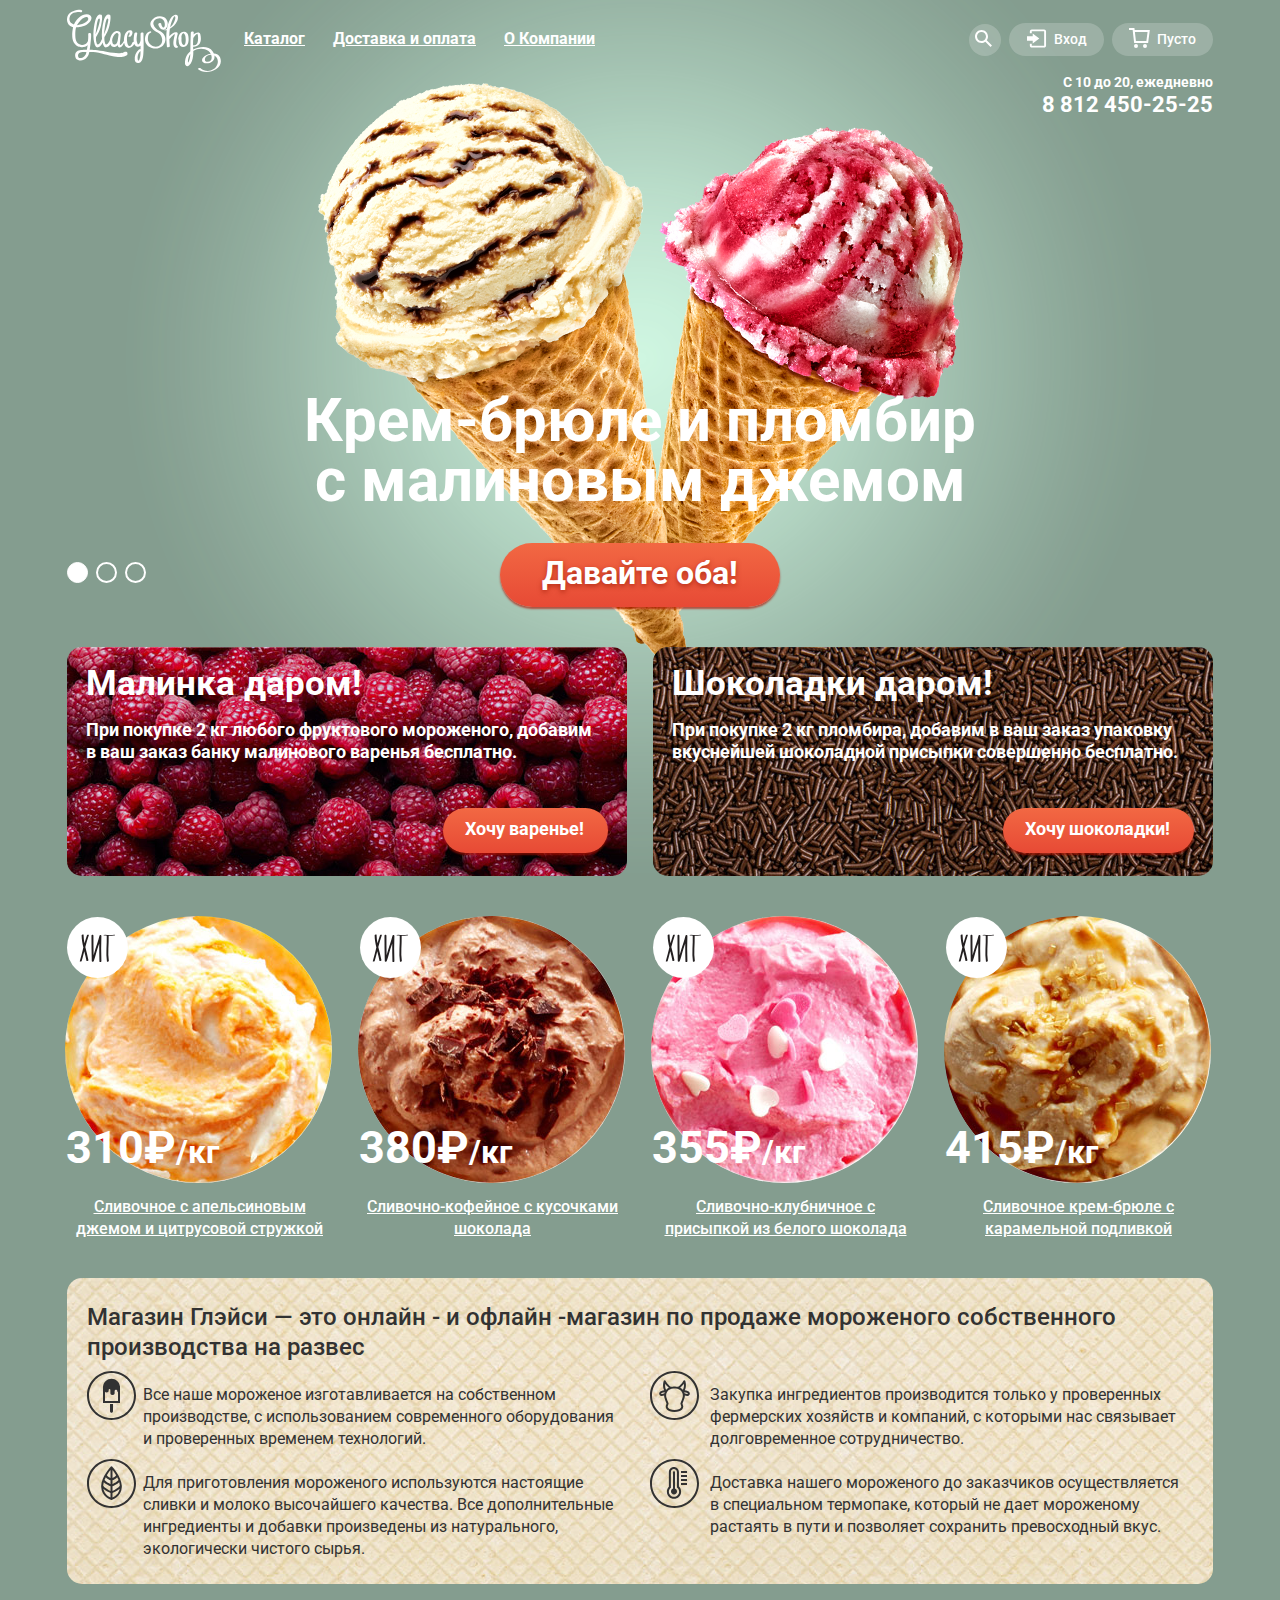
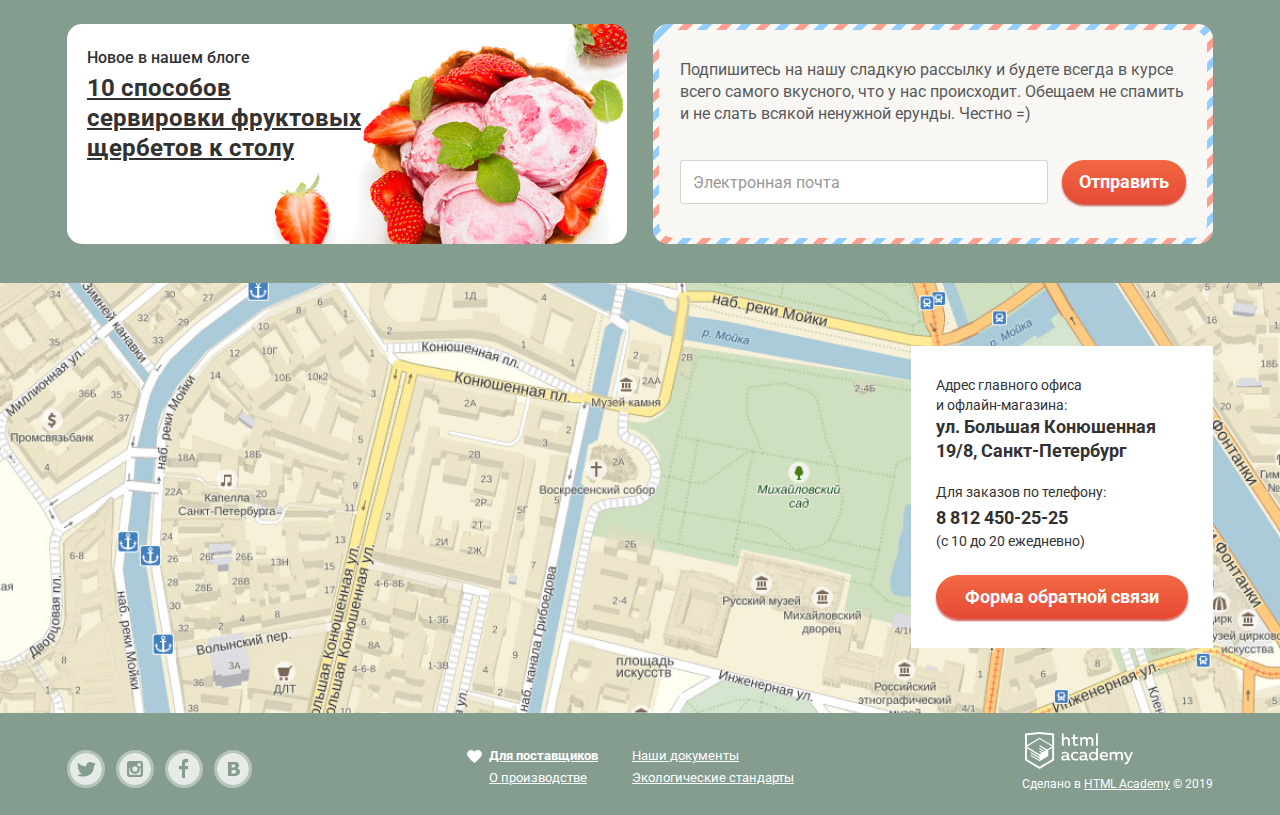
<file: index.html>
<!DOCTYPE html>
<html lang="ru">
<head>
  <meta charset="utf-8">
  <title>Глейси</title>
  <link href="https://fonts.googleapis.com/css?family=Roboto:400,500,700&display=swap&subset=cyrillic" rel="stylesheet">
  <link rel="stylesheet" href="css/normalize.css">
  <link rel="stylesheet" href="css/min.style.css">
</head>
<body>

<header class="main-header">
  <nav class="main-header__wrapper navigation">
    <a class="navigation__logo">
      <img src="img/logo.svg" width="154" height="64" alt="Логотип магазина Глейси">
    </a>
    <ul class="navigation__list menu">
      <li class="menu__item menu__item--catalog">
        <a class="menu__link menu__link--catalog" href="#">Каталог</a>
        <ul class="menu__list submenu">
          <li class="submenu__item submenu__item--header"><a>Новинки</a></li>
          <li class="submenu__item"><a class="submenu__link" href="catalog.html">Сливочное</a></li>
          <li class="submenu__item"><a class="submenu__link" href="#">Щербеты</a></li>
          <li class="submenu__item"><a class="submenu__link" href="#">Фруктовый лед</a></li>
          <li class="submenu__item"><a class="submenu__link" href="#">Мелорин</a></li>
        </ul>
      </li>
      <li class="menu__item"><a class="menu__link" href="#">Доставка и оплата</a></li>
      <li class="menu__item"><a class="menu__link" href="#">О Компании</a></li>
    </ul>
    <div class="user-navigation">
      <ul class="user-navigation__list">
        <li class="user-navigation__item user-navigation__search">
          <a class="user-navigation__link user-navigation__link--search" href="#">
            <span class="visually-hidden">Поиск</span>
            <svg version="1.1" xmlns="http://www.w3.org/2000/svg" xmlns:xlink="http://www.w3.org/1999/xlink" x="0px"
                 y="0px" width="17px"
                 height="17px" viewBox="0 0 17 17" enable-background="new 0 0 17 17" xml:space="preserve">
              <g id="Layer_2">
	              <path fill="#FFFFFF" d="M16.958,15.527L11.75,10.32C12.533,9.247,13,7.93,13,6.5C13,2.91,10.09,0,6.5,0S0,2.91,0,6.5
		              S2.91,13,6.5,13c1.438,0,2.763-0.473,3.839-1.263l5.205,5.204L16.958,15.527z M6.5,11C4.019,11,2,8.981,2,6.5S4.019,2,6.5,2
		              S11,4.019,11,6.5S8.981,11,6.5,11z"/>
              </g>
            </svg>
          </a>
          <div class="tooltip search-form">
            <form action="#" method="get">
              <label for="search-field" class="visually-hidden">Поле поиска</label>
              <input type="search" name="search" id="search-field" placeholder="Что ищем?">
            </form>
          </div>
        </li>
        <li class="user-navigation__item user-navigation__login">
          <a class="user-navigation__link user-navigation__link--login" href="#">
            <svg version="1.1" xmlns="http://www.w3.org/2000/svg"
                 xmlns:xlink="http://www.w3.org/1999/xlink" x="0px" y="0px"
                 width="21px" height="19px" viewBox="0 0 21 19" enable-background="new 0 0 21 19" xml:space="preserve">
              <g>
	              <polygon fill="#FFFFFF"
                         points="6,14.875 12.917,9.5 6,4.125 6,7.042 -0.042,7.042 -0.042,11.959 6,11.959 	"/>
                <path fill="#FFFFFF"
                      d="M18,0H5C3.9,0,3,0.9,3,2v2h2V2h13v15H5v-2H3v2c0,1.1,0.9,2,2,2h13c1.1,0,2-0.9,2-2V2C20,0.9,19.1,0,18,0z"/>
              </g>
            </svg>
            Вход</a>
          <div class="tooltip login-form">
            <form action="https://echo.htmlacademy.ru" method="post">
              <p class="login-form__item">
                <label for="login-form-email" class="visually-hidden">Электронная почта</label>
                <input type="email" name="email" id="login-form-email" placeholder="Электронная почта" required>
              </p>
              <p class="login-form__item">
                <label for="login-form-password" class="visually-hidden">Пароль</label>
                <input type="password" name="password" id="login-form-password" placeholder="Пароль" required>
              </p>
              <div class="login-form__controls">
                <button type="submit" class="login-form__btn btn">Войти</button>
                <p>
                  <a href="#" class="login-form__restore">Забыли пароль?</a>
                  <a href="#" class="login-form__restore">Новая регистрация</a>
                </p>
              </div>
            </form>
          </div>
        </li>
        <li class="user-navigation__item">
          <a class="user-navigation__link user-navigation__link--basket" href="#">
            <svg version="1.1" xmlns="http://www.w3.org/2000/svg"
                 xmlns:xlink="http://www.w3.org/1999/xlink" x="0px" y="0px"
                 width="21px" height="20px" viewBox="0 0 21 20" enable-background="new 0 0 21 20" xml:space="preserve">
              <g>
	            <path fill="#FFFFFF" d="M5.657,2.031L5.422,0H0v2h3.64l1.5,13h13.988l1.699-12.969H5.657z M17.372,13H6.922L5.888,4.031h12.66
		          L17.372,13z"/>
                <circle fill="#FFFFFF" cx="6.984" cy="18" r="2"/>
                <circle fill="#FFFFFF" cx="15.984" cy="18" r="2"/>
              </g>
            </svg>
            Пусто</a>
        </li>
      </ul>
    </div>
  </nav>
</header>

<main class="page-content">
  <h1 class="visually-hidden">Магазин Глейси</h1>
  <div class="page-content__header">
    <p class="contacts">
      <span>С 10 до 20, ежедневно</span>
      <a href="tel:88124502525">8 812 450-25-25</a>
    </p>
  </div>
  <section class="slider">
    <h2 class="visually-hidden">Слайдер продукции магазина Глейси</h2>
    <ul class="slider__list ice-cream">
      <li class="ice-cream__item" data-ice-cream="ice-cream-1">
        <h3 class="ice-cream__header">Крем-брюле и&nbsp;пломбир с&nbsp;малиновым джемом</h3>
        <img src="img/ice-cream-1.png" width="1045" height="881" alt="Крем-брюле и пломбир с малиновым джемом">
        <a class="ice-cream__btn btn" href="#">Давайте оба!</a>
      </li>
      <li class="ice-cream__item hidden" data-ice-cream="ice-cream-2">
        <h3 class="ice-cream__header">Шоколадный пломбир и&nbsp;лимонный сорбет</h3>
        <img src="img/ice-cream-2.png" width="1065" height="859" alt="Шоколадный пломбир и лимонный сорбет">
        <a class="ice-cream__btn btn" href="#">Давайте оба!</a>
      </li>
      <li class="ice-cream__item hidden" data-ice-cream="ice-cream-3">
        <h3 class="ice-cream__header">Пломбир с помадкой и&nbsp;клубничный щербет</h3>
        <img src="img/ice-cream-3.png" width="1079" height="854" alt="Пломбир с помадкой и клубничный щербет">
        <a class="ice-cream__btn btn" href="#">Давайте оба!</a>
      </li>
    </ul>
    <div class="controls-wrapper">
      <ul class="slider__controls">
        <li class="slider__item slider__item--current">
          <button class="slider__btn active" type="button" data-ice-cream="ice-cream-1"><span class="visually-hidden">Первая кнопка слайдера</span>
          </button>
        </li>
        <li class="slider__item">
          <button class="slider__btn" type="button" data-ice-cream="ice-cream-2"><span class="visually-hidden">Вторая кнопка слайдера</span>
          </button>
        </li>
        <li class="slider__item">
          <button class="slider__btn" type="button" data-ice-cream="ice-cream-3"><span class="visually-hidden">Третья кнопка слайдера</span>
          </button>
        </li>
      </ul>
    </div>
  </section>
  <section class="banners">
    <h2 class="visually-hidden">Реклама магазина Глейси</h2>
    <div class="banners__wrapper">
      <div class="banners__item banner banner--raspberries">
        <h3>Малинка даром!</h3>
        <p>При покупке 2&nbsp;кг любого фруктового мороженого, добавим в&nbsp;ваш заказ банку малинового варенья
          бесплатно.</p>
        <a class="banner__btn btn" href="#">Хочу варенье!</a>
      </div>
      <div class="banners__item banner banner--chocolate">
        <h3>Шоколадки даром!</h3>
        <p>При покупке 2&nbsp;кг пломбира, добавим в&nbsp;ваш заказ упаковку вкуснейшей шоколадной присыпки совершенно
          бесплатно.</p>
        <a class="banner__btn btn" href="#">Хочу шоколадки!</a>
      </div>
    </div>
  </section>
  <section class="hits">
    <h2 class="visually-hidden">Хиты продаж</h2>
    <ul class="hits__list">
      <li class="hits__item catalog-card">
        <div class="catalog-card__inner">
          <h3 class="catalog-card__header">
            <a href="img/orange-ice-cream.jpg">Сливочное с&nbsp;апельсиновым джемом и&nbsp;цитрусовой стружкой</a>
          </h3>
          <a class="catalog-card__image" href="img/orange-ice-cream.jpg">
            <img src="img/orange-ice-cream.jpg" width="267" height="267"
                 alt="Сливочное с апельсиновым джемом и цитрусовой стружкой">
          </a>
          <p class="catalog-card__price">310&#8381;<span class="catalog-card__weight">/кг</span>
          </p>
          <a class="catalog-card__btn btn" href="#">Быстрый просмотр</a>
          <p class="catalog-card__label">Хит продаж</p>
        </div>
      </li>
      <li class="hits__item catalog-card">
        <div class="catalog-card__inner">
          <h3 class="catalog-card__header">
            <a href="img/coffee-ice-cream.jpg">Сливочно-кофейное с&nbsp;кусочками шоколада</a>
          </h3>
          <a class="catalog-card__image" href="img/coffee-ice-cream.jpg">
            <img src="img/coffee-ice-cream.jpg" width="267" height="267" alt="Сливочно-кофейное с кусочками шоколада">
          </a>
          <p class="catalog-card__price">380&#8381;<span class="catalog-card__weight">/кг</span>
          </p>
          <a class="catalog-card__btn btn" href="#">Быстрый просмотр</a>
          <p class="catalog-card__label">Хит продаж</p>
        </div>
      </li>
      <li class="hits__item catalog-card">
        <div class="catalog-card__inner">
          <h3 class="catalog-card__header">
            <a href="img/strawberry-ice-cream.jpg">Сливочно-клубничное с присыпкой из&nbsp;белого шоколада</a>
          </h3>
          <a class="catalog-card__image" href="img/strawberry-ice-cream.jpg">
            <img src="img/strawberry-ice-cream.jpg" width="267" height="267"
                 alt="Сливочно-клубничное с присыпкой из белого шоколада">
          </a>
          <p class="catalog-card__price">355&#8381;<span class="catalog-card__weight">/кг</span>
          </p>
          <a class="catalog-card__btn btn" href="#">Быстрый просмотр</a>
          <p class="catalog-card__label">Хит продаж</p>
        </div>
      </li>
      <li class="hits__item catalog-card">
        <div class="catalog-card__inner">
          <h3 class="catalog-card__header">
            <a href="img/cream-ice-cream.jpg">Сливочное крем-брюле с карамельной подливкой</a>
          </h3>
          <a class="catalog-card__image" href="img/cream-ice-cream.jpg">
            <img src="img/cream-ice-cream.jpg" width="267" height="267"
                 alt="Сливочное крем-брюле с карамельной подливкой">
          </a>
          <p class="catalog-card__price">415&#8381;<span class="catalog-card__weight">/кг</span>
          </p>
          <a class="catalog-card__btn btn" href="#">Быстрый просмотр</a>
          <p class="catalog-card__label">Хит продаж</p>
        </div>
      </li>
    </ul>
  </section>
  <section class="promotion-products">
    <h2 class="visually-hidden">Продвижение товара</h2>
    <div class="promotion-products__wrapper">
      <h2>Магазин Глэйси&nbsp;&mdash;&nbsp;это онлайн&nbsp;- и&nbsp;офлайн&nbsp;-магазин по&nbsp;продаже мороженого
        собственного производства на&nbsp;развес</h2>
      <ul class="promotion-products__list features">
        <li class="features__item features__item--ice-cream">Все наше мороженое изготавливается на&nbsp;собственном
          производстве, с&nbsp;использованием современного оборудования и&nbsp;проверенных временем технологий.
        </li>
        <li class="features__item features__item--cow">Закупка ингредиентов производится только у&nbsp;проверенных
          фермерских хозяйств и&nbsp;компаний, с&nbsp;которыми нас связывает долговременное сотрудничество.
        </li>
        <li class="features__item features__item--leaf">Для приготовления мороженого используются настоящие сливки и&nbsp;молоко
          высочайшего качества. Все дополнительные ингредиенты и&nbsp;добавки произведены из&nbsp;натурального,
          экологически чистого сырья.
        </li>
        <li class="features__item features__item--thermometer">Доставка нашего мороженого до&nbsp;заказчиков
          осуществляется в&nbsp;специальном термопаке, который не&nbsp;дает мороженому растаять в&nbsp;пути и&nbsp;позволяет
          сохранить превосходный вкус.
        </li>
      </ul>
    </div>
  </section>
  <section class="news">
    <h2 class="visually-hidden">Новости магазина Глейси</h2>
    <div class="news__wrapper">
      <div class="news__item article-preview">
        <h3>Новое в нашем блоге</h3>
        <a class="article-preview__link" href="#">10&nbsp;способов сервировки фруктовых щербетов к столу</a>
      </div>
      <div class="news__item subscribe-form">
        <div class="subscribe-form__wrapper">
          <p class="subscribe-form__description"> Подпишитесь на&nbsp;нашу сладкую рассылку и&nbsp;будете всегда в&nbsp;курсе
            всего самого вкусного, что у&nbsp;нас происходит. Обещаем не&nbsp;спамить и&nbsp;не&nbsp;слать всякой
            ненужной ерунды. Честно =)
          </p>
          <form action="https://echo.htmlacademy.ru" method="post">
            <p class="subscribe-form__field">
              <label for="subscribe-form-email" class="visually-hidden">Электронная почта</label>
              <input type="email" name="email" id="subscribe-form-email" placeholder="Электронная почта" required>
            </p>
            <button class="subscribe-form__btn btn" type="submit">Отправить</button>
          </form>
        </div>
      </div>
    </div>
  </section>
  <section class="map">
    <h2 class="visually-hidden">Местонахождение магазина Глейси</h2>
    <iframe
      src="https://www.google.com/maps/embed?pb=!1m18!1m12!1m3!1d1998.6036253003213!2d30.321041106433245!3d59.938719169053996!2m3!1f0!2f0!3f0!3m2!1i1024!2i768!4f13.1!3m3!1m2!1s0x4696310fca145cc1%3A0x42b32648d8238007!2z0JHQvtC70YzRiNCw0Y8g0JrQvtC90Y7RiNC10L3QvdCw0Y8g0YPQuy4sIDE5LzgsINCh0LDQvdC60YIt0J_QtdGC0LXRgNCx0YPRgNCzLCAxOTExODY!5e0!3m2!1sru!2sru!4v1558496838221!5m2!1sru!2sru"
      style="border:0" allowfullscreen></iframe>
    <div class="map__wrapper">
      <div class="map__address feedback">
        <h3 class="feedback__header">Адрес главного офиса<br> и&nbsp;офлайн-магазина:</h3>
        <p class="feedback__address">ул. Большая Конюшенная 19/8, Санкт-Петербург</p>
        <p class="feedback__order-phone">Для заказов по&nbsp;телефону:</p>
        <p class="feedback__phone">
          <a href="tel:8124502525">8 812 450-25-25</a><br> (с 10 до 20 ежедневно)
        </p>
        <a href="#" class="feedback__link btn">Форма обратной связи</a>
      </div>
    </div>
  </section>
</main>

<footer class="main-footer">
  <div class="main-footer__wrapper">
    <section class="main-footer__item footer-social">
      <h2 class="visually-hidden">Группы в соц. сетях</h2>
      <ul class="footer-social__list">
        <li>
          <a class="footer-social__btn footer-social__btn--tvr" href="#">
            <span class="visually-hidden">Группа в твиттере</span>
            <svg version="1.1" xmlns="http://www.w3.org/2000/svg" xmlns:xlink="http://www.w3.org/1999/xlink" x="0px"
                 y="0px" width="32px"
                 height="32px" viewBox="0 0 32 32" enable-background="new 0 0 32 32" xml:space="preserve">
              <g>
	              <path fill="#FFFFFF" d="M16,0C7.164,0,0,7.164,0,16c0,8.837,7.164,16,16,16c8.837,0,16-7.163,16-16C32,7.164,24.837,0,16,0z
		              M23.944,12.809c-0.251,6.516-3.463,10.832-10.992,10.702c-0.14,0-0.205,0-0.233,0c-0.015,0-0.021,0-0.021,0
		              c-0.029,0-0.094,0-0.232,0c-0.447,0-4.543-0.443-5.344-1.823c2.479,0.19,4.247-0.406,5.12-1.136
		              c-1.048-0.289-2.923-0.461-3.251-2.848c0.384,0.104,0.618,0.221,1.299,0.113c-1.307-0.824-2.758-1.519-2.679-3.643
		              c0.311,0.317,1.164,0.518,1.46,0.457c-0.768-0.233-2.149-3.244-0.974-4.781c1.984,1.79,4.075,3.482,7.804,3.643
		              c0.227-2.214,1.24-3.699,3.168-4.325c1.84-0.479,3.255,0.26,3.901,1.138c0.737-0.224,1.453-0.466,2.193-0.685
		              c-0.004,0.833-0.569,1.463-0.935,1.709c0.747,0.165,1.423-0.475,1.423-0.475C25.467,11.818,24.557,12.58,23.944,12.809z"/>
              </g>
            </svg>
          </a>
        </li>
        <li>
          <a class="footer-social__btn footer-social__btn--inst" href="#">
            <span class="visually-hidden">Группа в инстаграмме</span>
            <svg version="1.1" xmlns="http://www.w3.org/2000/svg" xmlns:xlink="http://www.w3.org/1999/xlink" x="0px"
                 y="0px"
                 width="32px" height="32px" viewBox="0 0 32 32" enable-background="new 0 0 32 32" xml:space="preserve">
              <g>
	              <path fill="#FFFFFF" d="M20.916,16c0,2.728-2.211,4.938-4.938,4.938S11.039,18.728,11.039,16c0-0.394,0.051-0.773,0.138-1.14
		              h-0.897v6.838h11.396V14.86h-0.897C20.865,15.227,20.916,15.606,20.916,16z"/>
                <path fill="#FFFFFF" d="M15.978,18.659c1.466,0,2.659-1.193,2.659-2.659s-1.193-2.659-2.659-2.659
		              c-1.466,0-2.659,1.193-2.659,2.659S14.511,18.659,15.978,18.659z"/>
                <rect x="18.637" y="10.302" fill="#FFFFFF" width="3.039" height="3.039"/>
                <path fill="#FFFFFF" d="M16,0C7.164,0,0,7.164,0,16c0,8.837,7.164,16,16,16c8.837,0,16-7.163,16-16C32,7.164,24.837,0,16,0z
		              M23.955,21.698c0,1.254-1.025,2.279-2.279,2.279H10.279C9.026,23.978,8,22.952,8,21.698V10.302c0-1.253,1.026-2.279,2.279-2.279
		              h11.396c1.254,0,2.279,1.026,2.279,2.279V21.698z"/>
              </g>
            </svg>
          </a>
        </li>
        <li>
          <a class="footer-social__btn footer-social__btn--fb" href="#">
            <span class="visually-hidden">Группа во фейсбуке</span>
            <svg version="1.1" xmlns="http://www.w3.org/2000/svg" xmlns:xlink="http://www.w3.org/1999/xlink" x="0px"
                 y="0px"
                 width="32px" height="32px" viewBox="0 0 32 32" enable-background="new 0 0 32 32" xml:space="preserve">
              <path fill="#FFFFFF" d="M16,0C7.164,0,0,7.163,0,16s7.164,16,16,16c8.837,0,16-7.164,16-16S24.837,0,16,0z M20.062,9.455h-3.021
	              v3.444h3.021v3.445h-3.021v8.61h-3.021v-8.61H11v-3.445h3.021V9.455c0-1.902,1.353-3.445,3.021-3.445h3.021V9.455z"/>
            </svg>
          </a>
        </li>
        <li>
          <a class="footer-social__btn footer-social__btn--vk" href="#">
            <span class="visually-hidden">Группа во вконтакте</span>
            <svg version="1.1" xmlns="http://www.w3.org/2000/svg" xmlns:xlink="http://www.w3.org/1999/xlink" x="0px"
                 y="0px"
                 width="32px" height="32px" viewBox="0 0 32 32" enable-background="new 0 0 32 32" xml:space="preserve">
              <g>
	              <path fill="#FFFFFF" d="M16.637,14.495c0.402-0.019,0.719-0.082,0.951-0.188c0.326-0.145,0.54-0.33,0.641-0.559
		              c0.101-0.229,0.15-0.496,0.15-0.797c0-0.232-0.058-0.465-0.174-0.697c-0.116-0.232-0.322-0.405-0.617-0.517
		              c-0.264-0.1-0.592-0.155-0.984-0.165c-0.392-0.009-0.943-0.014-1.652-0.014h-0.339v2.965h0.565
		              C15.749,14.523,16.235,14.514,16.637,14.495z"/>
                <path fill="#FFFFFF" d="M18.118,17.084c-0.282-0.081-0.672-0.125-1.166-0.132c-0.494-0.006-1.012-0.009-1.55-0.009h-0.79v3.493
		              h0.264c1.014,0,1.74-0.003,2.18-0.009c0.438-0.007,0.843-0.088,1.212-0.245c0.377-0.157,0.633-0.364,0.774-0.625
		              s0.214-0.562,0.214-0.9c0-0.446-0.088-0.788-0.261-1.03C18.825,17.386,18.531,17.204,18.118,17.084z"/>
                <path fill="#FFFFFF" d="M16,0C7.164,0,0,7.164,0,16c0,8.837,7.164,16,16,16c8.837,0,16-7.163,16-16C32,7.164,24.837,0,16,0z
		              M22.602,20.531c-0.273,0.533-0.646,0.976-1.124,1.327c-0.552,0.415-1.161,0.71-1.823,0.886s-1.501,0.264-2.519,0.264h-6.121V8.987
		              h5.443c1.13,0,1.957,0.038,2.48,0.113c0.524,0.076,1.045,0.242,1.561,0.5c0.533,0.27,0.929,0.632,1.189,1.087
		              c0.26,0.455,0.392,0.975,0.392,1.558c0,0.678-0.179,1.278-0.536,1.795c-0.358,0.518-0.863,0.92-1.517,1.208v0.075
		              c0.917,0.182,1.642,0.559,2.179,1.13c0.537,0.571,0.807,1.325,0.807,2.261C23.013,19.392,22.875,19.997,22.602,20.531z"/>
              </g>
            </svg>
          </a>
        </li>
      </ul>
    </section>
    <section class="main-footer__item footer-info">
      <h2 class="visually-hidden">Информация</h2>
      <ul class="footer-info__list">
        <li><a class="footer-info__heart" href="#">Для поставщиков</a></li>
        <li><a href="#">Наши документы</a></li>
        <li><a href="#">О производстве</a></li>
        <li><a href="#">Экологические стандарты</a></li>
      </ul>
    </section>
    <section class="main-footer__item footer-copyright">
      <h2 class="visually-hidden">Авторские права разработчика сайта</h2>
      <a class="footer-copyright__html-academy-logo" href="https://htmlacademy.ru/intensive/htmlcss">
        <img src="img/logo-htmlacademy.svg" width="108" height="39" alt="Логотип HTML academy">
      </a>
      <p>Сделано в <a class="footer-copyright__html-academy" href="https://htmlacademy.ru/intensive/htmlcss">HTML
        Academy</a> © 2019</p>
    </section>
  </div>
</footer>

<div class="modal-wrapper">
  <section class="modal modal-feedback hidden">
    <h2 class="visually-hidden">Обратная связь</h2>
    <form action="https://echo.htmlacademy.ru" method="post" class="modal-feedback__form">
      <fieldset class="modal-feedback__fieldset">
        <legend class="modal-feedback__legend">Мы обязательно вам ответим!</legend>
        <div class="modal-feedback__main-info">
          <p>
            <label for="feedback-name" class="visually-hidden">Имя</label>
            <input type="text" name="name" id="feedback-name" placeholder="Как вас зовут?" required>
          </p>
          <p>
            <label for="feedback-email" class="visually-hidden">Электронная почта</label>
            <input type="email" name="feedback-email" id="feedback-email" placeholder="Ваша почта для ответа?" required>
          </p>
        </div>
        <p class="modal-feedback__text">
          <label for="feedback-wishes" class="visually-hidden">Пожелания</label>
          <textarea name="feedback-wishes" id="feedback-wishes" placeholder="Напишите что-нибудь..."></textarea>
        </p>
        <button type="submit" class="modal-feedback__btn btn">Отправить</button>
      </fieldset>
    </form>
    <button class="modal__btn js-remove" type="button">Закрыть</button>
  </section>
</div>

<script src="js/min.script.js"></script>

</body>
</html>
</file>
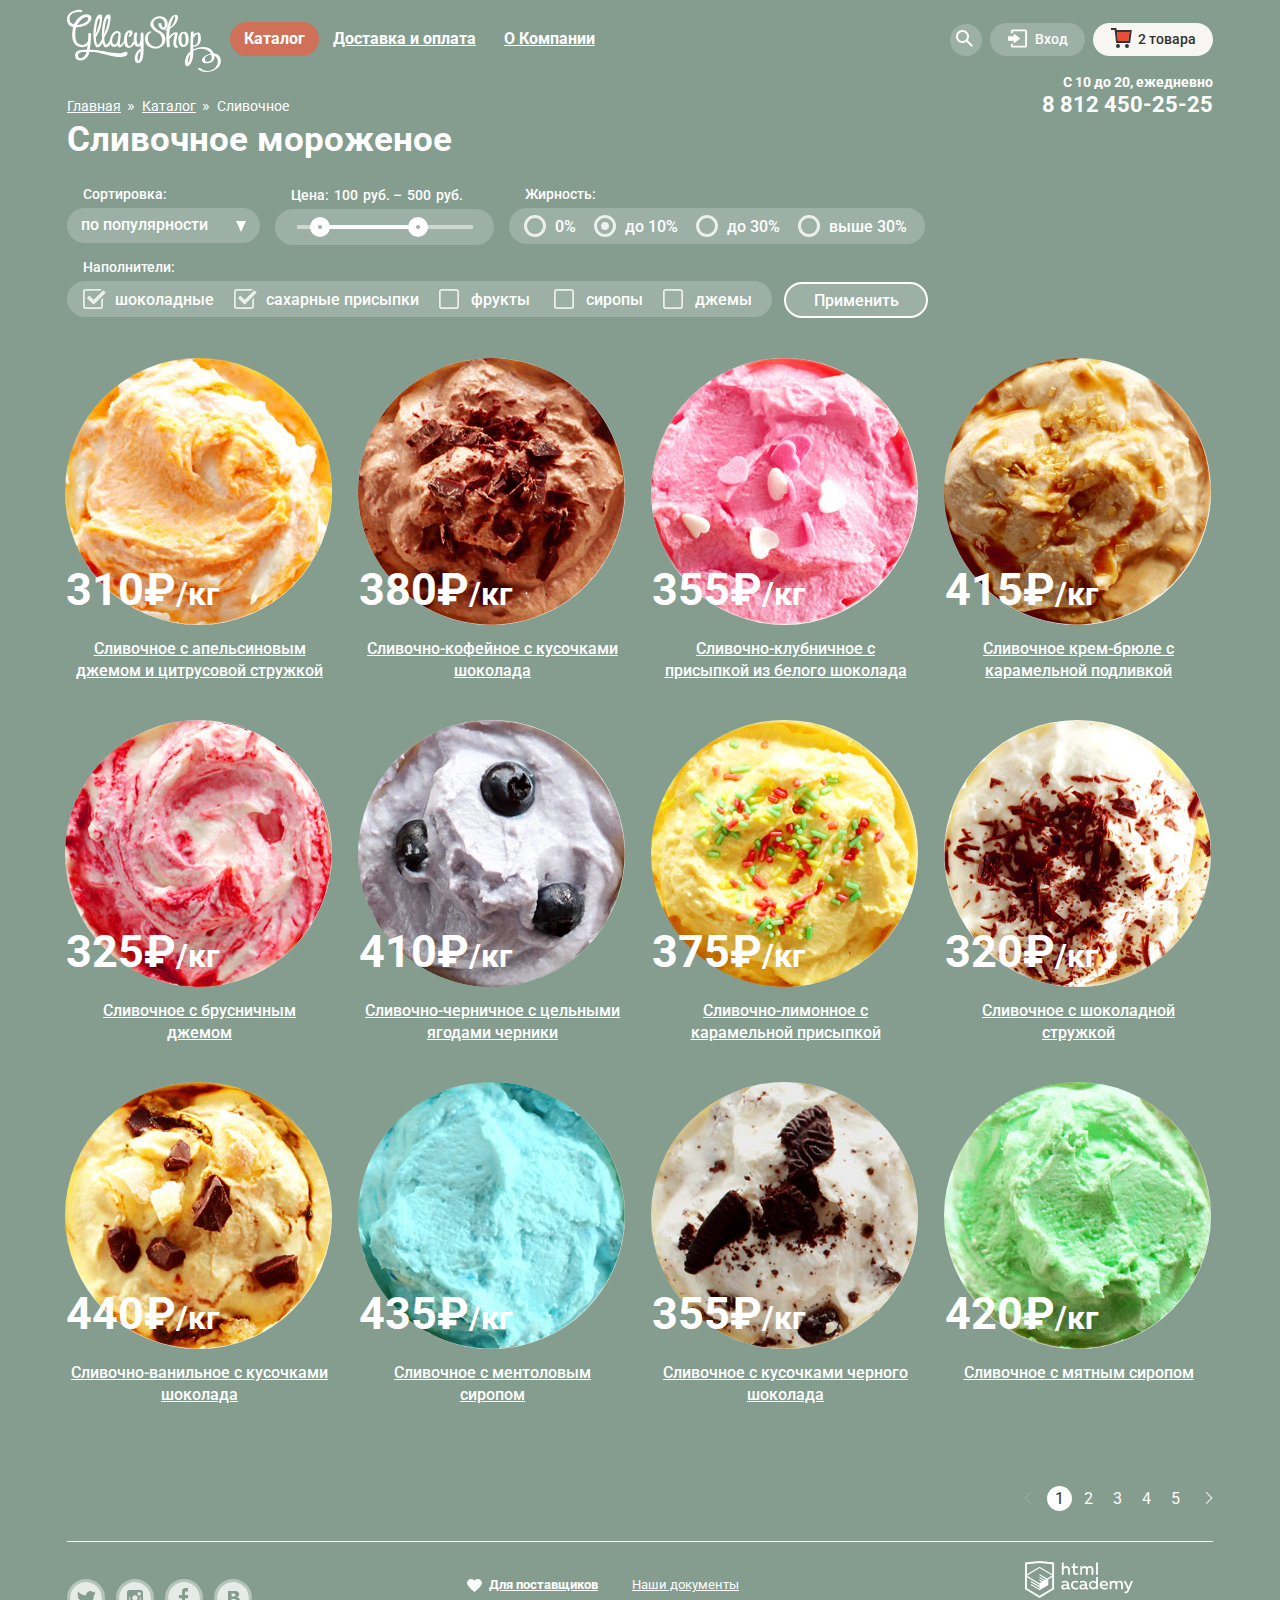
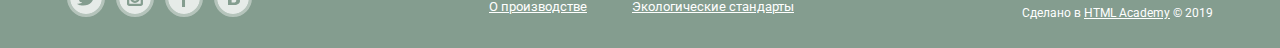
<file: catalog.html>
<!DOCTYPE html>
<html lang="ru">
<head>
  <meta charset="UTF-8">
  <title>Каталог</title>
  <link href="https://fonts.googleapis.com/css?family=Roboto:400,500,700&display=swap&subset=cyrillic" rel="stylesheet">
  <link rel="stylesheet" href="css/normalize.css">
  <link rel="stylesheet" href="css/min.style.css">
</head>
<body>

<header class="main-header">
  <nav class="main-header__wrapper navigation">
    <a class="navigation__logo" href="index.html">
      <img src="img/logo.svg" width="154" height="64" alt="Логотип магазина Глейси">
    </a>
    <ul class="navigation__list menu">
      <li class="menu__item menu__item--catalog menu__item--current">
        <a class="menu__link active" href="#">Каталог</a>
        <ul class="menu__list submenu">
          <li class="submenu__item submenu__item--header"><a>Новинки</a></li>
          <li class="submenu__item"><a class="submenu__link active">Сливочное</a></li>
          <li class="submenu__item"><a class="submenu__link" href="#">Щербеты</a></li>
          <li class="submenu__item"><a class="submenu__link" href="#">Фруктовый лед</a></li>
          <li class="submenu__item"><a class="submenu__link" href="#">Мелорин</a></li>
        </ul>
      </li>
      <li class="menu__item"><a class="menu__link" href="#">Доставка и оплата</a></li>
      <li class="menu__item"><a class="menu__link" href="#">О Компании</a></li>
    </ul>
    <div class="user-navigation">
      <ul class="user-navigation__list">
        <li class="user-navigation__item user-navigation__search">
          <a class="user-navigation__link user-navigation__link--search" href="#">
            <span class="visually-hidden">Поиск</span>
            <svg version="1.1" xmlns="http://www.w3.org/2000/svg" xmlns:xlink="http://www.w3.org/1999/xlink" x="0px"
                 y="0px" width="17px"
                 height="17px" viewBox="0 0 17 17" enable-background="new 0 0 17 17" xml:space="preserve">
              <g>
	              <path fill="#FFFFFF" d="M16.958,15.527L11.75,10.32C12.533,9.247,13,7.93,13,6.5C13,2.91,10.09,0,6.5,0S0,2.91,0,6.5
		              S2.91,13,6.5,13c1.438,0,2.763-0.473,3.839-1.263l5.205,5.204L16.958,15.527z M6.5,11C4.019,11,2,8.981,2,6.5S4.019,2,6.5,2
		              S11,4.019,11,6.5S8.981,11,6.5,11z"/>
              </g>
            </svg>
          </a>
          <div class="tooltip search-form">
            <form action="#" method="get">
              <label for="search-field" class="visually-hidden">Поле поиска</label>
              <input type="search" name="search" id="search-field" placeholder="Что ищем?">
            </form>
          </div>
        </li>
        <li class="user-navigation__item user-navigation__login">
          <a class="user-navigation__link user-navigation__link--login" href="#">
            <svg version="1.1" xmlns="http://www.w3.org/2000/svg"
                 xmlns:xlink="http://www.w3.org/1999/xlink" x="0px" y="0px"
                 width="21px" height="19px" viewBox="0 0 21 19" enable-background="new 0 0 21 19" xml:space="preserve">
              <g>
	              <polygon fill="#FFFFFF"
                         points="6,14.875 12.917,9.5 6,4.125 6,7.042 -0.042,7.042 -0.042,11.959 6,11.959 	"/>
                <path fill="#FFFFFF"
                      d="M18,0H5C3.9,0,3,0.9,3,2v2h2V2h13v15H5v-2H3v2c0,1.1,0.9,2,2,2h13c1.1,0,2-0.9,2-2V2C20,0.9,19.1,0,18,0z"/>
              </g>
            </svg>
            Вход</a>
          <div class="tooltip login-form">
            <form action="https://echo.htmlacademy.ru" method="post">
              <p class="login-form__item">
                <label for="login-form-email" class="visually-hidden">Электронная почта</label>
                <input type="email" name="email" id="login-form-email" placeholder="Электронная почта" required>
              </p>
              <p class="login-form__item">
                <label for="login-form-password" class="visually-hidden">Пароль</label>
                <input type="password" name="password" id="login-form-password" placeholder="Пароль" required>
              </p>
              <div class="login-form__controls">
                <button type="submit" class="login-form__btn btn">Войти</button>
                <p>
                  <a href="#" class="login-form__restore">Забыли пароль?</a>
                  <a href="#" class="login-form__restore">Новая регистрация</a>
                </p>
              </div>
            </form>
          </div>
        </li>
        <li class="user-navigation__item user-navigation__basket">
          <a class="user-navigation__link user-navigation__link--full" href="#">2 товара</a>
          <div class="tooltip basket-block">
            <ul class="basket-block__list order">
              <li class="basket-block__item">
                <button type="button" class="order__remove" aria-label="Удалить товар">Удалить товар</button>
                <a class="order__image" href="#">
                  <img src="img/orange-ice-cream-basket.jpg" width="33" height="33" alt="Пломбир с апельсиновым джемом">
                </a>
                <p class="order__header">Пломбир с апельсиновым джемом</p>
                <p class="order__price-block">
                  <span class="js-weight">1.5 кг.</span>x <span class="order__price js-price">200 руб.</span>
                </p>
                <p class="order__count-price">300 руб.</p>
              </li>
              <li class="basket-block__item">
                <button type="button" class="order__remove">Удалить товар</button>
                <a class="order__image" href="#">
                  <img src="img/strawberry-ice-cream-basket.jpg" width="33" height="33"
                       alt="Клубничный пломбир с присыпкой из белого шоколада">
                </a>
                <p class="order__header">Клубничный пломбир с присыпкой из белого шоколада</p>
                <p class="order__price-block">
                  <span class="js-weight">1.5 кг.</span>x <span class="order__price js-price">300 руб.</span>
                </p>
                <p class="order__count-price">450 руб.</p>
              </li>
            </ul>
            <p class="basket-block__total-price">Итого: 750 руб.</p>
            <a href="#" class="basket-block__btn btn">Оформить заказ</a>
          </div>
        </li>
      </ul>
    </div>
  </nav>
</header>

<main class="page-content page-catalog">
  <div class="page-content__header">
    <ul class="breadcrumbs">
      <li class="breadcrumbs__item"><a href="index.html">Главная</a></li>
      <li class="breadcrumbs__item"><a href="#">Каталог</a></li>
      <li class="breadcrumbs__item breadcrumbs__item--current"><a>Сливочное</a></li>
    </ul>
    <p class="contacts">
      <span>С 10 до 20, ежедневно</span>
      <a href="tel:88124502525">8 812 450-25-25</a>
    </p>
  </div>
  <h1>Сливочное мороженое</h1>
  <section class="filters">
    <h2 class="visually-hidden">Фильтры выбора товаров</h2>
    <form action="https://echo.htmlacademy.ru" method="get">
      <fieldset class="catalog-filter">
        <label for="sort-field" class="catalog-filter__legend">Сортировка:</label>
        <div class="catalog-filter__wrapper catalog-filter__wrapper--select">
          <select name="sort" id="sort-field">
            <option value="popular" selected>по популярности</option>
            <option value="cheap">сначала недорогие</option>
            <option value="expensive">сначала дорогие</option>
            <option value="fat">по жирности</option>
          </select>
        </div>
      </fieldset>
      <section class="catalog-filter">
        <h2 class="visually-hidden">Фильтр по&nbsp;цене товара</h2>
        <p class="catalog-filter__legend price">Цена:
          <label for="price-min-field" class="visually-hidden">Минимальное значение:</label>
          <input type="text" name="price-min" id="price-min-field" value="100">&nbsp;руб.&nbsp;–
          <label for="price-max-field" class="visually-hidden">Максимальное значение:</label>
          <input type="text" name="price-max" id="price-max-field" value="500">&nbsp;руб.
        </p>
        <div class="catalog-filter__list range">
          <div class="range__line">Утолщенная линия между правым и левым ползунками</div>
          <button type="button" class="range__btn range__btn--left">Левый ползунок</button>
          <button type="button" class="range__btn range__btn--right">Правый ползунок</button>
        </div>
      </section>
      <fieldset class="catalog-filter">
        <legend class="catalog-filter__legend">Жирность:</legend>
        <ul class="catalog-filter__list radio-filter">
          <li class="radio-filter__item">
            <input class="radio-filter__input visually-hidden" type="radio" name="fat" value="0%" id="fat-zero">
            <label class="radio-filter__label" for="fat-zero">0%</label>
          </li>
          <li class="radio-filter__item">
            <input class="radio-filter__input visually-hidden" type="radio" name="fat" value="до 10%" id="fat-ten" checked>
            <label class="radio-filter__label" for="fat-ten">до 10%</label>
          </li>
          <li class="radio-filter__item">
            <input class="radio-filter__input visually-hidden" type="radio" name="fat" value="до 30%" id="fat-thirty">
            <label class="radio-filter__label" for="fat-thirty">до 30%</label>
          </li>
          <li class="radio-filter__item">
            <input class="radio-filter__input visually-hidden" type="radio" name="fat" value="выше 30%" id="fat-above-thirty">
            <label class="radio-filter__label" for="fat-above-thirty">выше 30%</label>
          </li>
        </ul>
      </fieldset>
      <fieldset class="catalog-filter catalog-filter--filler">
        <legend class="catalog-filter__legend">Наполнители:</legend>
        <ul class="catalog-filter__list checkbox-filter">
          <li class="checkbox-filter__item">
            <input class=" checkbox-filter__input visually-hidden" type="checkbox" name="chocolate" id="chocolate-field" checked>
            <label class="checkbox-filter__label" for="chocolate-field">шоколадные</label>
          </li>
          <li class="checkbox-filter__item">
            <input class=" checkbox-filter__input visually-hidden" type="checkbox" name="sugar-powder" id="sugar-powder-field" checked>
            <label class="checkbox-filter__label" for="sugar-powder-field">сахарные присыпки</label>
          </li>
          <li class="checkbox-filter__item">
            <input class=" checkbox-filter__input visually-hidden" type="checkbox" name="fruits" id="fruits-field">
            <label class="checkbox-filter__label" for="fruits-field">фрукты</label>
          </li>
          <li class="checkbox-filter__item">
            <input class=" checkbox-filter__input visually-hidden" type="checkbox" name="syrups" id="syrups-field">
            <label class="checkbox-filter__label" for="syrups-field">сиропы</label>
          </li>
          <li class="checkbox-filter__item">
            <input class=" checkbox-filter__input visually-hidden" type="checkbox" name="jams" id="jams-field">
            <label class="checkbox-filter__label" for="jams-field">джемы</label>
          </li>
        </ul>
      </fieldset>
      <button type="submit" class="filters__btn">Применить</button>
    </form>
  </section>
  <section class="catalog">
    <h2 class="visually-hidden">Список товаров</h2>
    <ul class="catalog__list">
      <li class="catalog__item catalog-card">
        <div class="catalog-card__inner">
          <h3 class="catalog-card__header">
            <a href="img/orange-ice-cream.jpg">Сливочное с&nbsp;апельсиновым джемом и&nbsp;цитрусовой стружкой</a>
          </h3>
          <a class="catalog-card__image" href="img/orange-ice-cream.jpg">
            <img src="img/orange-ice-cream.jpg" width="267" height="267"
                 alt="Сливочное с апельсиновым джемом и цитрусовой стружкой">
          </a>
          <p class="catalog-card__price">310&#8381;<span class="catalog-card__weight">/кг</span></p>
          <a class="catalog-card__btn btn" href="#">Быстрый просмотр</a>
        </div>
      </li>
      <li class="catalog__item catalog-card">
        <div class="catalog-card__inner">
          <h3 class="catalog-card__header">
            <a href="img/coffee-ice-cream.jpg">Сливочно-кофейное с&nbsp;кусочками шоколада</a>
          </h3>
          <a class="catalog-card__image" href="img/coffee-ice-cream.jpg">
            <img src="img/coffee-ice-cream.jpg" width="267" height="267" alt="Сливочно-кофейное с кусочками шоколада">
          </a>
          <p class="catalog-card__price">380&#8381;<span class="catalog-card__weight">/кг</span></p>
          <a class="catalog-card__btn btn" href="#">Быстрый просмотр</a>
        </div>
      </li>
      <li class="catalog__item catalog-card">
        <div class="catalog-card__inner">
          <h3 class="catalog-card__header">
            <a href="img/strawberry-ice-cream.jpg">Сливочно-клубничное с присыпкой из&nbsp;белого шоколада</a>
          </h3>
          <a class="catalog-card__image" href="img/strawberry-ice-cream.jpg">
            <img src="img/strawberry-ice-cream.jpg" width="267" height="267"
                 alt="Сливочно-клубничное с присыпкой из белого шоколада">
          </a>
          <p class="catalog-card__price">355&#8381;<span class="catalog-card__weight">/кг</span></p>
          <a class="catalog-card__btn btn" href="#">Быстрый просмотр</a>
        </div>
      </li>
      <li class="catalog__item catalog-card">
        <div class="catalog-card__inner">
          <h3 class="catalog-card__header">
            <a href="img/cream-ice-cream.jpg">Сливочное крем-брюле с карамельной подливкой</a>
          </h3>
          <a class="catalog-card__image" href="img/cream-ice-cream.jpg">
            <img src="img/cream-ice-cream.jpg" width="267" height="267"
                 alt="Сливочное крем-брюле с карамельной подливкой">
          </a>
          <p class="catalog-card__price">415&#8381;<span class="catalog-card__weight">/кг</span></p>
          <a class="catalog-card__btn btn" href="#">Быстрый просмотр</a>
        </div>
      </li>
      <li class="catalog__item catalog-card">
        <div class="catalog-card__inner">
          <h3 class="catalog-card__header">
            <a href="img/cowberry-ice-cream.jpg">Сливочное с&nbsp;брусничным джемом</a>
          </h3>
          <a class="catalog-card__image" href="img/cowberry-ice-cream.jpg">
            <img src="img/cowberry-ice-cream.jpg" width="267" height="267" alt="Сливочное с брусничным джемом">
          </a>
          <p class="catalog-card__price">325&#8381;<span class="catalog-card__weight">/кг</span></p>
          <a class="catalog-card__btn btn" href="#">Быстрый просмотр</a>
        </div>
      </li>
      <li class="catalog__item catalog-card">
        <div class="catalog-card__inner">
          <h3 class="catalog-card__header">
            <a href="img/blueberries-ice-cream.jpg">Сливочно-черничное с&nbsp;цельными ягодами черники</a>
          </h3>
          <a class="catalog-card__image" href="img/blueberries-ice-cream.jpg">
            <img src="img/blueberries-ice-cream.jpg" width="267" height="267"
                 alt="Сливочно-черничное с цельными ягодами черники">
          </a>
          <p class="catalog-card__price">410&#8381;<span class="catalog-card__weight">/кг</span></p>
          <a class="catalog-card__btn btn" href="#">Быстрый просмотр</a>
        </div>
      </li>
      <li class="catalog__item catalog-card">
        <div class="catalog-card__inner">
          <h3 class="catalog-card__header">
            <a href="img/lemon-ice-cream.jpg">Сливочно-лимонное с карамельной присыпкой</a>
          </h3>
          <a class="catalog-card__image" href="img/lemon-ice-cream.jpg">
            <img src="img/lemon-ice-cream.jpg" width="267" height="267" alt="Сливочно-лимонное с карамельной присыпкой">
          </a>
          <p class="catalog-card__price">375&#8381;<span class="catalog-card__weight">/кг</span></p>
          <a class="catalog-card__btn btn" href="#">Быстрый просмотр</a>
        </div>
      </li>
      <li class="catalog__item catalog-card">
        <div class="catalog-card__inner">
          <h3 class="catalog-card__header">
            <a href="img/chocolate-chips-ice-cream.jpg">Сливочное с&nbsp;шоколадной стружкой</a>
          </h3>
          <a class="catalog-card__image" href="img/chocolate-chips-ice-cream.jpg">
            <img src="img/chocolate-chips-ice-cream.jpg" width="267" height="267" alt="Сливочное с шоколадной стружкой">
          </a>
          <p class="catalog-card__price">320&#8381;<span class="catalog-card__weight">/кг</span></p>
          <a class="catalog-card__btn btn" href="#">Быстрый просмотр</a>
        </div>
      </li>
      <li class="catalog__item catalog-card">
        <div class="catalog-card__inner">
          <h3 class="catalog-card__header">
            <a href="img/vanilla-ice-cream.jpg">Сливочно-ванильное с кусочками шоколада</a>
          </h3>
          <a class="catalog-card__image" href="img/vanilla-ice-cream.jpg">
            <img src="img/vanilla-ice-cream.jpg" width="267" height="267" alt="Сливочно-ванильное с кусочками шоколада">
          </a>
          <p class="catalog-card__price">440&#8381;<span class="catalog-card__weight">/кг</span></p>
          <a class="catalog-card__btn btn" href="#">Быстрый просмотр</a>
        </div>
      </li>
      <li class="catalog__item catalog-card">
        <div class="catalog-card__inner">
          <h3 class="catalog-card__header">
            <a href="img/menthol-ice-cream.jpg">Сливочноe с&nbsp;ментоловым сиропом</a>
          </h3>
          <a class="catalog-card__image" href="img/menthol-ice-cream.jpg">
            <img src="img/menthol-ice-cream.jpg" width="267" height="267" alt="Сливочноe с ментоловым сиропом">
          </a>
          <p class="catalog-card__price">435&#8381;<span class="catalog-card__weight">/кг</span></p>
          <a class="catalog-card__btn btn" href="#">Быстрый просмотр</a>
        </div>
      </li>
      <li class="catalog__item catalog-card">
        <div class="catalog-card__inner">
          <h3 class="catalog-card__header">
            <a href="img/chocolate-piece-ice-cream.jpg">Сливочное с&nbsp;кусочками черного шоколада</a>
          </h3>
          <a class="catalog-card__image" href="img/chocolate-piece-ice-cream.jpg">
            <img src="img/chocolate-piece-ice-cream.jpg" width="267" height="267"
                 alt="Сливочное с кусочками черного шоколада">
          </a>
          <p class="catalog-card__price">355&#8381;<span class="catalog-card__weight">/кг</span></p>
          <a class="catalog-card__btn btn" href="#">Быстрый просмотр</a>
        </div>
      </li>
      <li class="catalog__item catalog-card">
        <div class="catalog-card__inner">
          <h3 class="catalog-card__header">
            <a href="img/mint-ice-cream.jpg">Сливочное с мятным сиропом</a>
          </h3>
          <a class="catalog-card__image" href="img/mint-ice-cream.jpg">
            <img src="img/mint-ice-cream.jpg" width="267" height="267" alt="Сливочное с мятным сиропом">
          </a>
          <p class="catalog-card__price">420&#8381;<span class="catalog-card__weight">/кг</span></p>
          <a class="catalog-card__btn btn" href="#">Быстрый просмотр</a>
        </div>
      </li>
    </ul>
  </section>
  <ul class="pagination">
    <li class="pagination__item pagination__item--previous">
      <a>
        <span class="visually-hidden">Предыдущая</span>
        <svg version="1.1" xmlns="http://www.w3.org/2000/svg" xmlns:xlink="http://www.w3.org/1999/xlink" x="0px" y="0px"
             width="8px" height="12px" viewBox="0 0 8 12" enable-background="new 0 0 8 12" xml:space="preserve">
          <path fill="#C1C6CE" d="M7.237,5.642L1.729,0.133c-0.198-0.198-0.519-0.198-0.716,0s-0.198,0.519,0,0.716L6.163,6l-5.151,5.15
	          c-0.198,0.198-0.198,0.519,0,0.717c0.099,0.099,0.229,0.148,0.358,0.148c0.129,0,0.259-0.05,0.358-0.148l5.509-5.509
	          C7.436,6.16,7.436,5.84,7.237,5.642z"/>
        </svg>
      </a>
    </li>
    <li class="pagination__item pagination__item--current"><a>1</a></li>
    <li class="pagination__item"><a href="#">2</a></li>
    <li class="pagination__item"><a href="#">3</a></li>
    <li class="pagination__item"><a href="#">4</a></li>
    <li class="pagination__item"><a href="#">5</a></li>
    <li class="pagination__item pagination__item--next">
      <a href="#">
        <span class="visually-hidden">Следующая</span>
        <svg version="1.1" xmlns="http://www.w3.org/2000/svg" xmlns:xlink="http://www.w3.org/1999/xlink" x="0px" y="0px"
             width="8px" height="12px" viewBox="0 0 8 12" enable-background="new 0 0 8 12" xml:space="preserve">
          <path fill="#C1C6CE" d="M7.237,5.642L1.729,0.133c-0.198-0.198-0.519-0.198-0.716,0s-0.198,0.519,0,0.716L6.163,6l-5.151,5.15
	          c-0.198,0.198-0.198,0.519,0,0.717c0.099,0.099,0.229,0.148,0.358,0.148c0.129,0,0.259-0.05,0.358-0.148l5.509-5.509
	          C7.436,6.16,7.436,5.84,7.237,5.642z"/>
        </svg>
      </a>
    </li>
  </ul>
</main>

<footer class="main-footer main-footer--catalog">
  <div class="main-footer__wrapper">
    <section class="main-footer__item footer-social">
      <h2 class="visually-hidden">Группы в соц. сетях</h2>
      <ul class="footer-social__list">
        <li>
          <a class="footer-social__btn footer-social__btn--tvr" href="#">
            <span class="visually-hidden">Группа в твиттере</span>
            <svg version="1.1" xmlns="http://www.w3.org/2000/svg" xmlns:xlink="http://www.w3.org/1999/xlink" x="0px"
                 y="0px" width="32px"
                 height="32px" viewBox="0 0 32 32" enable-background="new 0 0 32 32" xml:space="preserve">
              <g>
	              <path fill="#FFFFFF" d="M16,0C7.164,0,0,7.164,0,16c0,8.837,7.164,16,16,16c8.837,0,16-7.163,16-16C32,7.164,24.837,0,16,0z
		              M23.944,12.809c-0.251,6.516-3.463,10.832-10.992,10.702c-0.14,0-0.205,0-0.233,0c-0.015,0-0.021,0-0.021,0
		              c-0.029,0-0.094,0-0.232,0c-0.447,0-4.543-0.443-5.344-1.823c2.479,0.19,4.247-0.406,5.12-1.136
		              c-1.048-0.289-2.923-0.461-3.251-2.848c0.384,0.104,0.618,0.221,1.299,0.113c-1.307-0.824-2.758-1.519-2.679-3.643
		              c0.311,0.317,1.164,0.518,1.46,0.457c-0.768-0.233-2.149-3.244-0.974-4.781c1.984,1.79,4.075,3.482,7.804,3.643
		              c0.227-2.214,1.24-3.699,3.168-4.325c1.84-0.479,3.255,0.26,3.901,1.138c0.737-0.224,1.453-0.466,2.193-0.685
		              c-0.004,0.833-0.569,1.463-0.935,1.709c0.747,0.165,1.423-0.475,1.423-0.475C25.467,11.818,24.557,12.58,23.944,12.809z"/>
              </g>
            </svg>
          </a>
        </li>
        <li>
          <a class="footer-social__btn footer-social__btn--inst" href="#">
            <span class="visually-hidden">Группа в инстаграмме</span>
            <svg version="1.1" xmlns="http://www.w3.org/2000/svg" xmlns:xlink="http://www.w3.org/1999/xlink" x="0px" y="0px"
                 width="32px" height="32px" viewBox="0 0 32 32" enable-background="new 0 0 32 32" xml:space="preserve">
              <g>
	              <path fill="#FFFFFF" d="M20.916,16c0,2.728-2.211,4.938-4.938,4.938S11.039,18.728,11.039,16c0-0.394,0.051-0.773,0.138-1.14
		              h-0.897v6.838h11.396V14.86h-0.897C20.865,15.227,20.916,15.606,20.916,16z"/>
                <path fill="#FFFFFF" d="M15.978,18.659c1.466,0,2.659-1.193,2.659-2.659s-1.193-2.659-2.659-2.659
		              c-1.466,0-2.659,1.193-2.659,2.659S14.511,18.659,15.978,18.659z"/>
                <rect x="18.637" y="10.302" fill="#FFFFFF" width="3.039" height="3.039"/>
                <path fill="#FFFFFF" d="M16,0C7.164,0,0,7.164,0,16c0,8.837,7.164,16,16,16c8.837,0,16-7.163,16-16C32,7.164,24.837,0,16,0z
		              M23.955,21.698c0,1.254-1.025,2.279-2.279,2.279H10.279C9.026,23.978,8,22.952,8,21.698V10.302c0-1.253,1.026-2.279,2.279-2.279
		              h11.396c1.254,0,2.279,1.026,2.279,2.279V21.698z"/>
              </g>
            </svg>
          </a>
        </li>
        <li>
          <a class="footer-social__btn footer-social__btn--fb" href="#">
            <span class="visually-hidden">Группа во фейсбуке</span>
            <svg version="1.1" xmlns="http://www.w3.org/2000/svg" xmlns:xlink="http://www.w3.org/1999/xlink" x="0px" y="0px"
                 width="32px" height="32px" viewBox="0 0 32 32" enable-background="new 0 0 32 32" xml:space="preserve">
              <path fill="#FFFFFF" d="M16,0C7.164,0,0,7.163,0,16s7.164,16,16,16c8.837,0,16-7.164,16-16S24.837,0,16,0z M20.062,9.455h-3.021
	              v3.444h3.021v3.445h-3.021v8.61h-3.021v-8.61H11v-3.445h3.021V9.455c0-1.902,1.353-3.445,3.021-3.445h3.021V9.455z"/>
            </svg>
          </a>
        </li>
        <li>
          <a class="footer-social__btn footer-social__btn--vk" href="#">
            <span class="visually-hidden">Группа во вконтакте</span>
            <svg version="1.1" xmlns="http://www.w3.org/2000/svg" xmlns:xlink="http://www.w3.org/1999/xlink" x="0px" y="0px"
                 width="32px" height="32px" viewBox="0 0 32 32" enable-background="new 0 0 32 32" xml:space="preserve">
              <g>
	              <path fill="#FFFFFF" d="M16.637,14.495c0.402-0.019,0.719-0.082,0.951-0.188c0.326-0.145,0.54-0.33,0.641-0.559
		              c0.101-0.229,0.15-0.496,0.15-0.797c0-0.232-0.058-0.465-0.174-0.697c-0.116-0.232-0.322-0.405-0.617-0.517
		              c-0.264-0.1-0.592-0.155-0.984-0.165c-0.392-0.009-0.943-0.014-1.652-0.014h-0.339v2.965h0.565
		              C15.749,14.523,16.235,14.514,16.637,14.495z"/>
                <path fill="#FFFFFF" d="M18.118,17.084c-0.282-0.081-0.672-0.125-1.166-0.132c-0.494-0.006-1.012-0.009-1.55-0.009h-0.79v3.493
		              h0.264c1.014,0,1.74-0.003,2.18-0.009c0.438-0.007,0.843-0.088,1.212-0.245c0.377-0.157,0.633-0.364,0.774-0.625
		              s0.214-0.562,0.214-0.9c0-0.446-0.088-0.788-0.261-1.03C18.825,17.386,18.531,17.204,18.118,17.084z"/>
                <path fill="#FFFFFF" d="M16,0C7.164,0,0,7.164,0,16c0,8.837,7.164,16,16,16c8.837,0,16-7.163,16-16C32,7.164,24.837,0,16,0z
		              M22.602,20.531c-0.273,0.533-0.646,0.976-1.124,1.327c-0.552,0.415-1.161,0.71-1.823,0.886s-1.501,0.264-2.519,0.264h-6.121V8.987
		              h5.443c1.13,0,1.957,0.038,2.48,0.113c0.524,0.076,1.045,0.242,1.561,0.5c0.533,0.27,0.929,0.632,1.189,1.087
		              c0.26,0.455,0.392,0.975,0.392,1.558c0,0.678-0.179,1.278-0.536,1.795c-0.358,0.518-0.863,0.92-1.517,1.208v0.075
		              c0.917,0.182,1.642,0.559,2.179,1.13c0.537,0.571,0.807,1.325,0.807,2.261C23.013,19.392,22.875,19.997,22.602,20.531z"/>
              </g>
            </svg>
          </a>
        </li>
      </ul>
    </section>
    <section class="main-footer__item footer-info">
      <h2 class="visually-hidden">Информация</h2>
      <ul class="footer-info__list">
        <li><a class="footer-info__heart" href="#">Для поставщиков</a></li>
        <li><a href="#">Наши документы</a></li>
        <li><a href="#">О производстве</a></li>
        <li><a href="#">Экологические стандарты</a></li>
      </ul>
    </section>
    <section class="main-footer__item footer-copyright">
      <h2 class="visually-hidden">Авторские права разработчика сайта</h2>
      <a class="footer-copyright__html-academy-logo" href="https://htmlacademy.ru/intensive/htmlcss">
        <img src="img/logo-htmlacademy.svg" width="108" height="39" alt="Логотип HTML academy">
      </a>
      <p>Сделано в <a class="footer-copyright__html-academy" href="https://htmlacademy.ru/intensive/htmlcss">HTML
        Academy</a> © 2019</p>
    </section>
  </div>
</footer>

</body>
</html>
</file>
<file: css/min.style.css>
@keyframes slider-animation {from {transform: translateY(-1000px);}50% {transform: scale(1);}to {transform: translateY(0px);}}@keyframes modal-animation {0% {transform: translateY(-1000px);}50% {transform: translateY(50px);}100% {transform: translateY(0px);}}body {padding: 0;background-color: #849d8f;color: #ffffff;font-family: "Roboto", "Arial", sans-serif;font-size: 16px;font-weight: 400;line-height: 22px;}.hidden {display: none;}.visually-hidden {clip: rect(0 0 0 0);position: absolute;border: 0;height: 1px;margin: -1px;padding: 0;width: 1px;overflow: hidden;}:focus {-webkit-box-shadow: 0 0 0 2px #8fbdec;box-shadow: 0 0 0 2px #8fbdec;outline: none;}.overlay {position: fixed;bottom: 0;left: 0;right: 0;top: 0;z-index: 1;background-color: rgba(0, 0, 0, 0.3);}.ice-cream-1 {background-color: #849d8f;}.ice-cream-2 {background-color: #8996a6;}.ice-cream-3 {background-color: #9d8b84;}.slider-animation {animation-name: slider-animation;animation-duration: 0.5s;}.modal-animation {animation-name: modal-animation;animation-duration: 0.5s;}/* HEADER */.main-header {padding-top: 9px;color: #323232;}.main-header__wrapper {display: -webkit-box;display: -ms-flexbox;display: flex;-webkit-box-align: start;-ms-flex-align: start;align-items: flex-start;-webkit-box-pack: start;-ms-flex-pack: start;justify-content: flex-start;margin: 0 auto;padding: 0 27px;width: 1146px;}.menu,.submenu {margin: 0;padding: 0;list-style-type: none;}.menu {display: -webkit-box;display: -ms-flexbox;display: flex;-ms-flex-wrap: wrap;flex-wrap: wrap;margin-top: 13px;width: 550px;font-weight: 700;line-height: 18px;}.menu a {display: block;}.menu__item--catalog {position: relative;}.menu__item--catalog::after {content: "";position: absolute;bottom: -3px;height: 5px;width: 90px;background-color: transparent;}.navigation__logo {margin-right: 9px;width: 154px;height: 62px;}.menu .active {text-decoration: none;background-color: #d07058;color: #ffffff;}.menu__link.active {font-weight: 700;}.menu__link {padding: 8px 14px;border-radius: 20px;color: #ffffff;}.menu__link[href]:hover,.menu__link[href]:focus {text-decoration: none;background-color: #f7f6f3;color: #323232;font-weight: bold;}.menu__link[href]:active {background-color: #ededed;box-shadow: inset 0 2px 1px 0 #696969;}.submenu {opacity: 0;pointer-events: none;position: absolute;left: -5px;top: 36px;z-index: 1;border-radius: 5px;width: 142px;background-color: #f8f7f4;color: #323232;font-size: 14px;font-weight: 400;line-height: 16px;}.submenu,.tooltip {-webkit-box-shadow: 0 20px 20px 0 rgba(0, 0, 0, 0.4);box-shadow: 0 20px 20px 0 rgba(0, 0, 0, 0.4);}.submenu__item a {display: block;padding: 6px 15px 10px 19px;}.submenu__item--header a {border-bottom: 1px solid #d1d0ce;margin: 0 5px 3px;padding: 13px 15px 10px;font-weight: 700;}.submenu__link {text-decoration: none;color: #323232;}.submenu__link[href]:hover,.submenu__link[href]:focus {background-color: #fbded7;}.submenu__link[href]:active {background-color: #f6b5a5;}.menu__item--catalog:hover .submenu,.menu__link--catalog:hover + .submenu,.menu__link--catalog:focus + .submenu {opacity: 1;pointer-events: auto;}.menu__item--catalog:focus-within .submenu {opacity: 1;pointer-events: auto;}.user-navigation {align-self: flex-start;margin-left: auto;margin-top: 14px;font-size: 14px;line-height: 16px;}.user-navigation__item {position: relative;margin: 0 0 0 8px;}.user-navigation__item::after {content: "";position: absolute;bottom: -5px;height: 5px;width: 100px;background-color: transparent;}.user-navigation__search::after {width: 40px;}.user-navigation__list {display: -webkit-box;display: -ms-flexbox;display: flex;-webkit-box-align: center;-ms-flex-align: center;align-items: center;-ms-flex-wrap: wrap;flex-wrap: wrap;justify-content: flex-end;margin: 0;padding: 0;width: 400px;list-style-type: none;}.user-navigation__link {display: block;position: relative;border-radius: 25px;padding: 8px 17px 9px 45px;text-decoration: none;background-color: rgba(255, 255, 255, 0.2);color: #ffffff;font-weight: 500;}.tooltip {opacity: 0;pointer-events: none;position: absolute;right: 0;top: 36px;z-index: 1;border-radius: 5px;background-color: #f8f7f4;font-size: 14px;line-height: 24px;}.tooltip input {border: 1px solid rgba(178, 178, 178, 0.52);border-radius: 5px;-webkit-box-sizing: border-box;box-sizing: border-box;height: 44px;font: inherit;font-weight: 700;}.tooltip input::placeholder {color: #999999;font-weight: 400;}.tooltip input::-ms-input-placeholder {color: #999999;font-weight: 400;}.tooltip input:-ms-input-placeholder {color: #999999;font-weight: 400;}.tooltip input:hover {border: 1px solid transparent;-webkit-box-shadow: 0 0 0 2px #d3d3d2;box-shadow: 0 0 0 2px #d3d3d2;}.tooltip input:focus {border: 1px solid transparent;-webkit-box-shadow: 0 0 0 2px #8fbdec;box-shadow: 0 0 0 2px #8fbdec;}.search-form {padding: 20px 15px 21px;width: 313px;}.search-form input {padding: 0 12px;width: 100%;}.login-form {padding: 20px 18px 16px 18px;width: 241px;}.login-form__item {margin: 0 0 21px 0;}.login-form input {padding: 0 14px;width: 100%;}.login-form__controls {display: -webkit-box;display: -ms-flexbox;display: flex;-webkit-box-align: start;-ms-flex-align: start;align-items: flex-start;}.login-form__controls p {margin: 0;}.login-form__restore {display: inline-block;vertical-align: top;color: #323232;font-size: 13px;line-height: 15px;}.login-form__btn {border-radius: 20px;margin-right: 20px;padding: 9px 25px 8px;}.user-navigation__search a {height: 32px;padding: 0;width: 32px;}.user-navigation__search svg {display: block;padding: 6px 0 0 6px;}.user-navigation__item:hover .tooltip,.user-navigation__link:hover + .tooltip,.user-navigation__link:focus + .tooltip {opacity: 1;pointer-events: auto;}.user-navigation__item:focus-within .tooltip {opacity: 1;pointer-events: auto;}.user-navigation__login svg {position: absolute;left: 18px;top: 6px;height: 19px;width: 20px;}.user-navigation__link--basket svg {position: absolute;left: 17px;top: 5px;height: 20px;width: 21px;}.user-navigation__link:hover path,.user-navigation__link--basket:hover circle,.user-navigation__link--login:hover polygon,.user-navigation__link:focus path,.user-navigation__link--basket:focus circle,.user-navigation__link--login:focus polygon {fill: #323232;}.user-navigation__link:hover,.user-navigation__link:focus {background-color: #f8f7f4;color: #323232;}.user-navigation__link--full {background-color: #f7f6f3;color: #323232;}.user-navigation__link--full::before {content: "";position: absolute;left: 18px;top: 5px;height: 20px;width: 21px;background: url("../img/basket-full.svg");}.login-form__restore:hover,.login-form__restore:focus,.login-form__restore:active {color: #e84d37;}.basket-block {text-align: right;-webkit-box-sizing: border-box;box-sizing: border-box;padding: 18px 15px 21px;width: 540px;color: #323232;font-size: 13px;line-height: 16px;}.basket-block__list {display: -webkit-box;display: -ms-flexbox;display: flex;-webkit-box-orient: vertical;-webkit-box-direction: normal;-ms-flex-direction: column;flex-direction: column;text-align: left;border-bottom: 1px solid #cacac7;margin: 0 0 14px;padding: 0 0 6px 0;list-style-type: none;}.basket-block__item {display: -webkit-box;display: -ms-flexbox;display: flex;-webkit-box-align: start;-ms-flex-align: start;align-items: flex-start;margin-bottom: 10px;padding-left: 1px;}.order__remove {display: block;border: 0;height: 11px;margin: 12px 14px 0 0;padding: 0;width: 11px;background: url("../img/button-remove.svg") no-repeat;font-size: 0;}.order__image {display: block;border-radius: 50%;height: 33px;margin: 1px 13px 0 0;width: 33px;overflow: hidden;}.order__image img {display: block;height: auto;width: 100%;}.order__header {-webkit-box-flex: 1;flex-grow: 1;margin: 11px 26px 0 0;max-width: 221px;min-height: 32px;width: 220px;}.order__price-block {margin: 11px 28px 0 0;}.order__count-price {margin: 11px 0 0 0;}.basket-block__total-price {margin: 0 0 14px;font-size: 15px;font-weight: 700;line-height: 18px;}.order__price {color: #999999;margin: 12px 0 0 0;}.basket-block__btn {border-radius: 25px;padding: 10px 15px;}.btn {display: inline-block;vertical-align: middle;border: 0;text-decoration: none;background-image: -webkit-gradient(linear, left bottom, left top, from(#e74a35), to(#f26843));background-image: -webkit-linear-gradient(bottom, #e74a35, #f26843);background-image: -o-linear-gradient(bottom, #e74a35, #f26843);background-image: linear-gradient(to top, #e74a35, #f26843);-webkit-box-shadow: 0 2px 2px 0 rgba(172, 16, 0, 0.64);box-shadow: 0 2px 2px 0 rgba(172, 16, 0, 0.64);color: #ffffff;font-size: 18px;font-weight: 700;line-height: 24px;}.btn:hover,.btn:focus {background-image: -webkit-gradient(linear, left top, left bottom, from(rgba(255, 255, 255, 0.2)), to(rgba(255, 255, 255, 0.2))), -webkit-gradient(linear, left bottom, left top, from(#e74a35), to(#f26843));background-image: -webkit-linear-gradient(top, rgba(255, 255, 255, 0.2), rgba(255, 255, 255, 0.2)), -webkit-linear-gradient(bottom, #e74a35, #f26843);background-image: -o-linear-gradient(top, rgba(255, 255, 255, 0.2), rgba(255, 255, 255, 0.2)), -o-linear-gradient(bottom, #e74a35, #f26843);background-image: linear-gradient(to bottom, rgba(255, 255, 255, 0.2), rgba(255, 255, 255, 0.2)), linear-gradient(to top, #e74a35, #f26843);-webkit-box-shadow: 0 2px 2px 0 #ac1000;box-shadow: 0 2px 2px 0 #ac1000;}.btn:active {background-image: -webkit-gradient(linear, left top, left bottom, from(rgba(0, 0, 0, 0.07)), to(rgba(0, 0, 0, 0.07))), -webkit-gradient(linear, left top, left bottom, from(#e74a35), to(#f26843));background-image: -webkit-linear-gradient(top, rgba(0, 0, 0, 0.07), rgba(0, 0, 0, 0.07)), -webkit-linear-gradient(top, #e74a35, #f26843);background-image: -o-linear-gradient(top, rgba(0, 0, 0, 0.07), rgba(0, 0, 0, 0.07)), -o-linear-gradient(top, #e74a35, #f26843);background-image: linear-gradient(to bottom, rgba(0, 0, 0, 0.07), rgba(0, 0, 0, 0.07)), linear-gradient(to bottom, #e74a35, #f26843);-webkit-box-shadow: inset 0 2px 2px 0 #942718;box-shadow: inset 0 2px 2px 0 #942718;}/* INDEX */.page-content__header,.slider {text-align: right;margin: 0 auto;padding: 0 27px;width: 1146px;}.page-content__header {margin-bottom: 13px;}.page-content__header p {margin: 0;margin-left: auto;}.slider {text-align: center;}.slider__list {margin: 0;padding: 0;list-style-type: none;}.slider img {position: absolute;left: 0;right: 0;top: 0;z-index: -1;margin: 0 auto;}.slider h3 {text-align: center;margin: 0 auto 32px;padding-top: 261px;width: 675px;font-size: 60px;font-weight: 700;line-height: 60px;}.ice-cream__btn {border-radius: 50px;margin-bottom: 40px;padding: 8px 42px 12px;font-size: 32px;line-height: 44px;text-shadow: 0 2px 5px rgba(160, 32, 11, 0.76);}.controls-wrapper {position: relative;}.slider__controls {display: -webkit-box;display: -ms-flexbox;display: flex;flex-wrap: wrap;position: absolute;bottom: 64px;margin: 0;padding: 0;width: 262px;list-style-type: none;}.slider__btn {display: block;border: 2px solid #ffffff;border-radius: 50%;height: 21px;margin-right: 8px;padding: 0;width: 21px;background-color: transparent;cursor: pointer;}.slider__btn:hover,.slider__btn:focus {background-color: rgba(255, 255, 255, 0.4);}.slider__btn:active {border: 2px solid #ffffff;background-color: #ffffff;}.slider__btn.active {border: 1px solid #ffffff;background-color: #ffffff;}.banners {margin-bottom: 28px;font-size: 18px;font-weight: 700;}.banners__wrapper {display: -webkit-box;display: -ms-flexbox;display: flex;-webkit-box-pack: justify;-ms-flex-pack: justify;justify-content: space-between;margin: 0 auto;padding: 0 27px;width: 1146px;}.banners__item {display: -webkit-box;display: -ms-flexbox;display: flex;-webkit-box-orient: vertical;-webkit-box-direction: normal;-ms-flex-direction: column;flex-direction: column;border-radius: 15px;-webkit-box-sizing: border-box;box-sizing: border-box;padding: 16px 19px 23px;width: 560px;}.banners__item h3 {margin: 0 0 15px;font-size: 35px;line-height: 41px;}.banners p {margin: 0 0 16px;}.banners__item p:last-of-type {margin: 0 0 45px;}.banner--raspberries {background: #2c0103 url("../img/raspberry-back.jpg") repeat;-webkit-background-size: cover;background-size: cover;}.banner--chocolate {background: #4e3b36 url("../img/chocolate-back.jpg") repeat;-webkit-background-size: cover;background-size: cover;}.banner__btn {align-self: flex-end;border-radius: 30px;margin-left: auto;margin-top: auto;padding: 9px 24px 12px 22px;}.hits__list,.catalog__list {display: -webkit-box;display: -ms-flexbox;display: flex;-ms-flex-wrap: wrap;flex-wrap: wrap;margin: 0 auto;padding: 0;width: 1174px;list-style-type: none;}.catalog-card {-webkit-box-align: center;-ms-flex-align: center;align-items: center;position: relative;text-align: center;border-radius: 5px;padding-top: 6px;width: 293px;}.catalog-card:nth-child(4n) {margin-right: 0;}.catalog-card__inner {display: -webkit-box;display: -ms-flexbox;display: flex;-webkit-box-orient: vertical;-webkit-box-direction: normal;-ms-flex-direction: column;flex-direction: column;position: relative;border-radius: 10px;-webkit-box-sizing: border-box;box-sizing: border-box;margin-bottom: -53px;padding: 6px 12px 22px;}.catalog-card__header {text-align: center;margin: 0;padding: 0 6px 15px;color: #fff;font-weight: 500;font-size: 16px;line-height: 22px;}.catalog-card__header a {display: block;color: inherit;}.catalog-card__header a:hover,.catalog-card__header a:focus,.catalog-card__header a:active {color: #ffbc9e;}.catalog-card__image {-webkit-box-ordinal-group: 0;-ms-flex-order: -1;order: -1;border-radius: 50%;height: 267px;margin-bottom: 13px;width: 267px;overflow: hidden;}.catalog-card img {display: block;height: auto;width: 100%;}.catalog-card__price {position: absolute;left: 13px;top: 215px;margin: 0;font-size: 45px;font-weight: 700;line-height: 45px;}.catalog-card__weight {font-size: 32px;}.catalog-card__btn {-ms-grid-row-align: center;align-self: center;border-radius: 30px;padding: 9px 16px;opacity: 0;}.catalog-card__label {position: absolute;left: 14px;top: 7px;border-radius: 50%;height: 61px;margin: 0;width: 61px;background: #ffffff url("../img/hit.svg") no-repeat;font-size: 0;}.catalog-card:hover .catalog-card__inner {z-index: 1;background-color: rgba(255, 255, 255, 0.2);}.catalog-card:hover .catalog-card__btn {opacity: 1;}.promotion-products {margin: 12px 0 40px 0;color: #323232;}.promotion-products__wrapper {border-radius: 15px;-webkit-box-sizing: border-box;box-sizing: border-box;margin: 0 auto;padding: 24px 0 15px 20px;width: 1146px;background: #ede2c7 url("../img/wafer-back.jpg") repeat;}.promotion-products h2 {margin: 0 0 9px;font-size: 24px;font-weight: 500;line-height: 30px;}.promotion-products__list {display: -webkit-box;display: -ms-flexbox;display: flex;-ms-flex-wrap: wrap;flex-wrap: wrap;margin: 0;padding: 0;list-style-type: none;}.features__item {position: relative;-webkit-box-sizing: border-box;box-sizing: border-box;flex-basis: 50%;margin-bottom: 9px;max-width: 50%;padding: 13px 21px 0 56px;}.features__item:nth-child(2n) {padding-left: 60px;}.features__item::before {content: "";position: absolute;left: 0;top: 0;height: 49px;width: 49px;}.features__item--ice-cream::before {background: url("../img/ice-cream.svg") no-repeat;}.features__item--cow::before {background: url("../img/cow.svg") no-repeat;}.features__item--leaf::before {background: url("../img/leaf.svg") no-repeat;}.features__item--thermometer:before {background: url("../img/thermometer.svg") no-repeat;}.news {margin-bottom: 39px;}.news__wrapper {display: -webkit-box;display: -ms-flexbox;display: flex;-webkit-box-pack: justify;-ms-flex-pack: justify;justify-content: space-between;margin: 0 auto;width: 1146px;}.news__item {border-radius: 15px;-webkit-box-sizing: border-box;box-sizing: border-box;width: 560px;}.article-preview {padding: 23px 20px 20px;background: #ffffff url("../img/strawberry-back.jpg") no-repeat;background-position: -52px -224px;color: #323232;}.article-preview h3 {margin: 0 0 4px;font-size: 16px;font-weight: 500;line-height: 22px;}.article-preview__link {display: block;width: 281px;color: #323232;font-size: 24px;font-weight: 700;line-height: 30px;}.article-preview__link:hover,.article-preview__link:focus,.article-preview__link:active {color: #e84d37;}.subscribe-form {display: flex;padding: 6px;background: #f8f7f4 url("../img/mail-back.svg") no-repeat;background-position: center;-webkit-background-size: cover;background-size: cover;}.subscribe-form__wrapper {border-radius: 15px;padding: 29px 21px 34px;background-color: #f8f7f4;}.subscribe-form__description {margin: 0 0 16px;color: #5a5a5a;}.subscribe-form__description:last-of-type {margin: 0 0 35px;}.subscribe-form form {display: -webkit-box;display: -ms-flexbox;display: flex;}.subscribe-form__field {margin: 0;}.subscribe-form__field input {border: 1px solid #d3d3d2;border-radius: 3px;-webkit-box-sizing: border-box;box-sizing: border-box;height: 44px;padding-left: 12px;width: 368px;font: inherit;font-weight: 700;}.subscribe-form__field input::placeholder {color: #999999;font-weight: 400;}.subscribe-form__field input:-ms-input-placeholder {color: #999999;font-weight: 400;}.subscribe-form__field input::-ms-input-placeholder {color: #999999;font-weight: 400;}.subscribe-form__field input:hover {border: 1px solid transparent;-webkit-box-shadow: 0 0 0 2px #d3d3d2;box-shadow: 0 0 0 2px #d3d3d2;}.subscribe-form__field input:focus {border: 1px solid transparent;-webkit-box-shadow: 0 0 0 2px #8fbdec;box-shadow: 0 0 0 2px #8fbdec;}.subscribe-form__btn {border-radius: 25px;margin-left: auto;padding: 0 17px;color: #fefefe;}.map {position: relative;margin: 0 auto;min-height: 430px;padding-left: 0;width: 100%;background: #f7f1d9 url("../img/map.jpg") no-repeat;background-position: 50% -90px;-webkit-background-size: cover;background-size: cover;color: #323232;font-size: 14px;line-height: 20px;}.map iframe {display: block;border: 0;height: 430px;width: 100%;}.map__wrapper {position: absolute;bottom: 0;left: 0;right: 0;top: 0;margin: 0 auto;width: 1200px;}.map__address {display: -webkit-box;display: -ms-flexbox;display: flex;-webkit-box-orient: vertical;-webkit-box-direction: normal;-ms-flex-direction: column;flex-direction: column;position: absolute;right: 27px;top: 63px;z-index: 1;-webkit-box-sizing: border-box;box-sizing: border-box;padding: 29px 25px 29px 25px;width: 302px;}.feedback {background-color: #ffffff;}.feedback__header {margin: 0;font-size: 14px;font-weight: 400;line-height: 20px;}.feedback__address {margin: 0 0 19px;width: 230px;font-size: 18px;font-weight: 700;line-height: 24px;}.feedback__order-phone {margin: 0 0 5px;}.feedback__phone {margin: 0 0 23px;line-height: 22px;}.feedback__phone a {text-decoration: none;color: #323232;font-size: 18px;font-weight: 700;}.feedback__phone a:hover,.feedback__phone a:focus {color: #e84d37;}.feedback__link {text-align: center;border-radius: 25px;padding: 10px 5px;}.modal-wrapper {display: flex;flex-direction: column;overflow: auto;}.modal {background-color: #f8f7f4;}.modal-feedback {position: relative;text-align: right;border-radius: 10px;margin: auto;padding: 16px 25px 26px 23px;width: 430px;}.modal-feedback fieldset {border: 0;padding: 0;}.modal-feedback__legend {text-align: left;margin-bottom: 20px;color: #323232;font-size: 24px;font-weight: 500;line-height: 28px;}.modal-feedback__main-info {width: 267px;}.modal-feedback__main-info input {-webkit-box-sizing: border-box;box-sizing: border-box;height: 43px;width: 100%;}.modal-feedback__main-info p {margin: 0 0 21px 0;}.modal-feedback__text {margin: 0 0 19px 0;padding: 0;}.modal-feedback input,.modal-feedback textarea {border: 1px solid #d3d3d2;border-radius: 5px;padding: 0 13px;color: #323232;font: inherit;font-weight: 700;line-height: 24px;}.modal-feedback textarea {padding: 9px 14px;}.modal-feedback input::placeholder,.modal-feedback textarea::placeholder {color: #999999;font-weight: 400;}.modal-feedback input::-ms-input-placeholder,.modal-feedback textarea::-ms-input-placeholder {color: #999999;font-weight: 400;}.modal-feedback input:-ms-input-placeholder,.modal-feedback textarea:-ms-input-placeholder {color: #999999;font-weight: 400;}.modal-feedback input:hover,.modal-feedback textarea:hover {border: 1px solid transparent;-webkit-box-shadow: 0 0 0 2px #d3d3d2;box-shadow: 0 0 0 2px #d3d3d2;}.modal-feedback input:focus,.modal-feedback textarea:focus {border: 1px solid transparent;-webkit-box-shadow: 0 0 0 2px #8fbdec;box-shadow: 0 0 0 2px #8fbdec;}.modal-feedback textarea {-webkit-box-sizing: border-box;box-sizing: border-box;min-height: 155px;width: 100%;}.modal__btn {position: absolute;right: 15px;top: 15px;border: 0;height: 17px;padding: 0;width: 17px;background: url("../img/button-remove-big.svg") no-repeat;font-size: 0;}.modal-feedback__btn {border-radius: 40px;padding: 10px 22px;color: #fefefe;}/* CATALOG */.page-content__header {display: -webkit-box;display: -ms-flexbox;display: flex;-webkit-box-align: end;-ms-flex-align: end;align-items: flex-end;}.page-catalog .page-content__header {margin-bottom: 2px;}.breadcrumbs {display: -webkit-box;display: -ms-flexbox;display: flex;margin: 0;padding: 0;list-style-type: none;}.breadcrumbs__item {position: relative;padding-right: 21px;}.breadcrumbs__item::after {content: "»";position: absolute;right: 7px;}.breadcrumbs__item:last-child::after {content: "";}.breadcrumbs a {color: #ffffff;font-size: 14px;line-height: 16px;}.breadcrumbs a[href]:hover,.breadcrumbs a[href]:focus,.breadcrumbs a[href]:active {color: #ffbc9e;}.contacts {margin-left: auto;font-weight: 700;}.contacts span {font-size: 14px;line-height: 16px;}.contacts a {display: block;text-decoration: none;color: #ffffff;font-size: 22px;line-height: 24px;}.contacts a:hover {color: #ffbc9e;}h1 {margin: 0 auto 26px;padding: 0 27px;width: 1146px;font-size: 35px;line-height: 41px;}.filters {margin: 0 auto 28px;padding: 0 27px;width: 1146px;font-weight: 500;}.filters form {display: -webkit-box;display: -ms-flexbox;display: flex;-ms-flex-wrap: wrap;flex-wrap: wrap;-webkit-box-align: start;-ms-flex-align: start;align-items: flex-start;width: 880px;line-height: 18px;}.catalog-filter {border: 0;margin: 0 15px 14px 0;padding: 0;}.catalog-filter--filler {margin-bottom: 0;margin-right: 12px;}.catalog-filter__wrapper,.catalog-filter__list {border-radius: 25px;background-color: rgba(255, 255, 255, 0.2);}.catalog-filter__wrapper--select {position: relative;}.catalog-filter__wrapper--select::after {content: "";position: absolute;right: 14px;top: 13px;border-color: #ffffff transparent transparent transparent;border-style: solid;border-width: 11px 5.5px 0 5.5px;height: 0;width: 0;}.catalog-filter select {border: 0;border-radius: inherit;height: inherit;padding: 8px 30px 9px 14px;width: 193px;-webkit-appearance: none;-moz-appearance: none;appearance: none;background-color: transparent;color: #ffffff;font-weight: 500;line-height: 18px;}.catalog-filter select:hover {color: #323232;}.catalog-filter__wrapper--select:hover::after {content: "";position: absolute;right: 14px;top: 13px;border-color: #323232 transparent transparent transparent;border-style: solid;border-width: 11px 5.5px 0 5.5px;height: 0;width: 0;}.catalog-filter option {background-color: transparent;}.catalog-filter select::-ms-expand {display: none;}.catalog-filter__legend {align-self: flex-start;display: block;margin: 0;padding: 0 0 6px 16px;font-size: 14px;line-height: 16px;}.range {position: relative;min-height: 36px;width: 219px;font-size: 0;}.price {padding-bottom: 5px;}.price input {width: 24px;}.range::before {content: "";position: absolute;left: 22px;top: 16px;height: 4px;width: 176px;background-color: rgba(255, 255, 255, 0.5);}.range__line {position: absolute;left: 20%;top: 16px;height: 4px;width: 45%;background-color: #ffffff;}.range__btn {position: absolute;top: 8px;border: 0;border-radius: 50%;height: 20px;width: 20px;background-color: #ffffff;cursor: pointer;}.range__btn::before {content: "";position: absolute;left: 8px;top: 8px;border-radius: 50%;height: 4px;width: 4px;background-color: #ababab;}.range__btn--left {left: 35px;}.range__btn--right {right: 66px;}.radio-filter,.checkbox-filter {display: -webkit-box;display: -ms-flexbox;display: flex;-webkit-box-align: center;-ms-flex-align: center;align-items: center;-ms-flex-wrap: wrap;flex-wrap: wrap;margin: 0;padding: 7px 0 0 14px;list-style-type: none;}.radio-filter__item,.checkbox-filter__item {position: relative;margin: 0 17px 8px 0;}.radio-filter {width: 402px;}.radio-filter__item,.checkbox-filter__item {padding-left: 32px;padding-top: 3px;}.checkbox-filter__item:nth-child(3) {margin-right: 24px;}.checkbox-filter__item:nth-child(5) {margin-right: 18px;}.radio-filter__item:nth-child(4n) {margin-right: 15px;}.radio-filter label::before {content: "";position: absolute;left: 1px;top: 0;border: 3px solid #ffffff;border-radius: 50%;height: 16px;width: 16px;opacity: 0.8;}.radio-filter__input:checked ~ .radio-filter__label::before {content: "";position: absolute;left: 1px;top: 0;border: 3px solid #ffffff;border-radius: 50%;height: 16px;width: 16px;opacity: 0.8;}.radio-filter__input:checked ~ .radio-filter__label::after {content: "";position: absolute;top: 7px;left: 8px;border-radius: 50%;height: 8px;width: 8px;background-color: #ffffff;opacity: 0.8;}.radio-filter label:hover::before,.radio-filter__input:checked ~ .radio-filter__label:hover::before,.radio-filter__input:checked ~ .radio-filter__label:hover::after {opacity: 1;}.radio-filter__input:focus + .radio-filter__label::before,.checkbox-filter__input:focus + .checkbox-filter__label::before {-webkit-box-shadow: 0 0 0 2px #8fbdec;box-shadow: 0 0 0 2px #8fbdec;opacity: 1;outline: none;}.radio-filter__input:focus + .radio-filter__label::after {opacity: 1;}.radio-filter__input:disabled + label::before,.checkbox-filter__input:disabled + label::before {border-color: #ffffff;opacity: 0.4;}.radio-filter__input:checked:disabled + label::before {border-color: #ffffff;opacity: 0.4;}.radio-filter__input:checked:disabled + label::after {background-color: #ffffff;opacity: 0.4;}.radio-filter__input:checked:hover:disabled + label::before,.checkbox-filter__input:checked:hover:disabled + label::before {border-color: #ffffff;opacity: 0.4;}.radio-filter__input:checked:hover:disabled + label::after {background-color: #ffffff;opacity: 0.4;}.checkbox-filter {padding-left: 16px;width: 689px;}.checkbox-filter__item {margin-right: 20px;}.checkbox-filter__label::before {content: "";position: absolute;left: 0;top: 1px;height: 20px;width: 20px;background: url("../img/checkbox-off.svg") no-repeat;background-size: cover;opacity: 0.8;}.checkbox-filter__label:hover::before {opacity: 1;}.checkbox-filter__input:checked ~ .checkbox-filter__label::before {content: "";position: absolute;left: 0;top: 1px;border: 0;height: 20px;width: 23px;background: url("../img/checkbox-on.svg") no-repeat;background-size: cover;}.catalog {margin-bottom: 54px;}.price input {border: 0;background-color: transparent;}.filters input,.filters button {color: #ffffff;font: inherit;}.filters__btn {align-self: flex-start;border: 2px solid #ffffff;border-radius: 20px;margin-top: 23px;padding: 8px 27px 6px 28px;background-color: rgba(255, 255, 255, 0.2);}.filters__btn:hover,.filters__btn:focus {border: 2px solid #ffffff;background-color: #ffffff;color: #323232;font-weight: 500;}.filters__btn:active {background-color: #ededed;-webkit-box-shadow: inset 0 2px 1px 0 #696969;box-shadow: inset 0 2px 1px 0 #696969;}.pagination {display: -webkit-box;display: -ms-flexbox;display: flex;-webkit-box-pack: end;-ms-flex-pack: end;justify-content: flex-end;margin: 0 auto 30px;padding: 0 27px;width: 1146px;list-style-type: none;color: rgba(255, 255, 255, 0.2);line-height: 18px;}.pagination li {margin-left: 4px;}.pagination .pagination__item--next {margin-left: 0;}.pagination__item--previous svg {-webkit-transform: rotate(180deg);-ms-transform: rotate(180deg);transform: rotate(180deg);}.pagination__item--previous path {fill: rgba(255, 255, 255, 0.2);}.pagination a {display: block;text-align: center;border-radius: 50%;box-sizing: border-box;height: 25px;padding: 4px 0;width: 25px;}.pagination__item--previous a {padding-right: 5px;}.pagination__item--next a {text-align: right;}.pagination__item--next path {fill: #ffffff;}.pagination__item a[href] {text-decoration: none;color: #ffffff;cursor: pointer;}.pagination__item a[href]:hover,.pagination__item a[href]:focus {background-color: rgba(255, 255, 255, 0.2);}.pagination__item a[href]:active {background-color: #ffffff;color: #323232;}.pagination__item--current a {background-color: #ffffff;color: #323232;}.pagination__item.pagination__item--next a:hover,.pagination__item.pagination__item--next a:active {background-color: transparent;}/* FOOTER */.main-footer--catalog .main-footer__wrapper {border-top: 1px solid #ffffff;padding-bottom: 26px;}.main-footer__wrapper {display: -webkit-box;display: -ms-flexbox;display: flex;-webkit-box-align: start;-ms-flex-align: start;align-items: flex-start;-webkit-box-pack: start;-ms-flex-pack: start;justify-content: flex-start;margin: 0 auto;padding: 18px 0 22px;width: 1146px;}.main-footer__item ul {margin: 0;padding: 0;list-style-type: none;}.footer-social {margin: 19px 215px 0 0;width: 185px;}.footer-social__list {display: -webkit-box;display: -ms-flexbox;display: flex;-ms-flex-wrap: wrap;flex-wrap: wrap;}.footer-social__list li {margin-right: 11px;}.footer-social__list li:nth-child(4n) {margin-right: 0;}.footer-social__btn {display: block;border: 3px solid rgba(255, 255, 255, 0.5);border-radius: 50%;opacity: 0.8;}.footer-social__btn:hover,.footer-social__btn:focus,.footer-social__btn:active {border: 3px solid rgba(255, 255, 255, 0.7);opacity: 1;}.footer-social__list svg {display: block;}.footer-social__btn:active path {fill: #e9e9e9;}.footer-social__list a {text-decoration: none;color: #ffffff;}.footer-info {align-self: flex-start;position: relative;margin-top: 16px;width: 380px;font-size: 13px;line-height: 18px;}.footer-info__list {display: -webkit-box;display: -ms-flexbox;display: flex;-ms-flex-wrap: wrap;flex-wrap: wrap;}.footer-info__list li:nth-child(odd) {width: 143px;}.footer-info__list li:nth-child(even) {width: 185px;}.footer-info__list a {display: block;margin-bottom: 4px;padding-left: 22px;color: #ffffff;}.footer-info__heart {font-weight: 700;}.footer-info__heart::before {content: "";position: absolute;left: 0;top: 3px;height: 13px;width: 15px;background: url("../img/heart.svg");}.footer-info__list a:hover,.footer-info__list a:focus,.footer-info__list a:active,.footer-copyright__html-academy:hover,.footer-copyright__html-academy:focus,.footer-copyright__html-academy:active {color: #ffbc9e;}.footer-copyright {margin-left: auto;margin-top: 1px;font-size: 12px;line-height: 18px;}.footer-copyright__html-academy-logo {display: block;height: 39px;margin-left: 2px;width: 108px;}.footer-copyright__html-academy-logo img {display: block;height: auto;padding-left: 1px;width: 100%;}.footer-copyright p {margin: 4px 0 0 0;}.footer-copyright a {color: #ffffff;}
</file>
